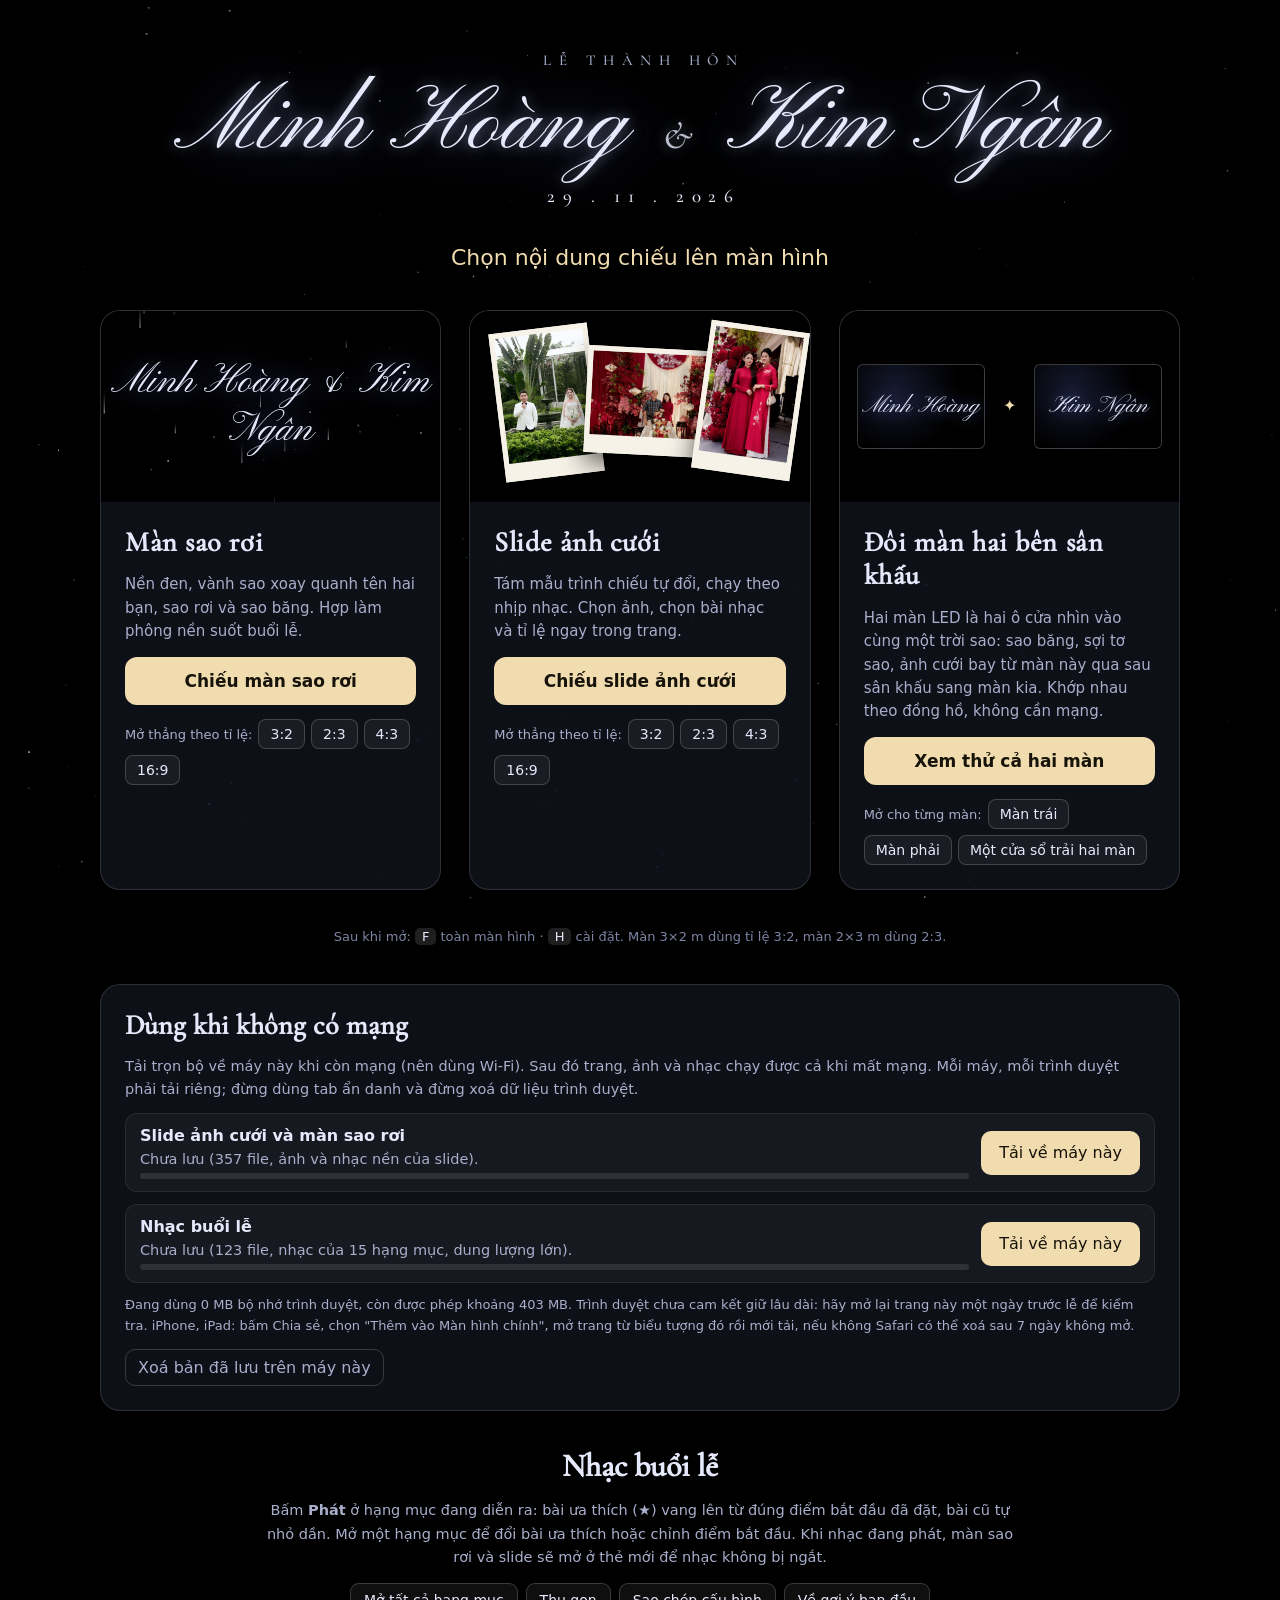
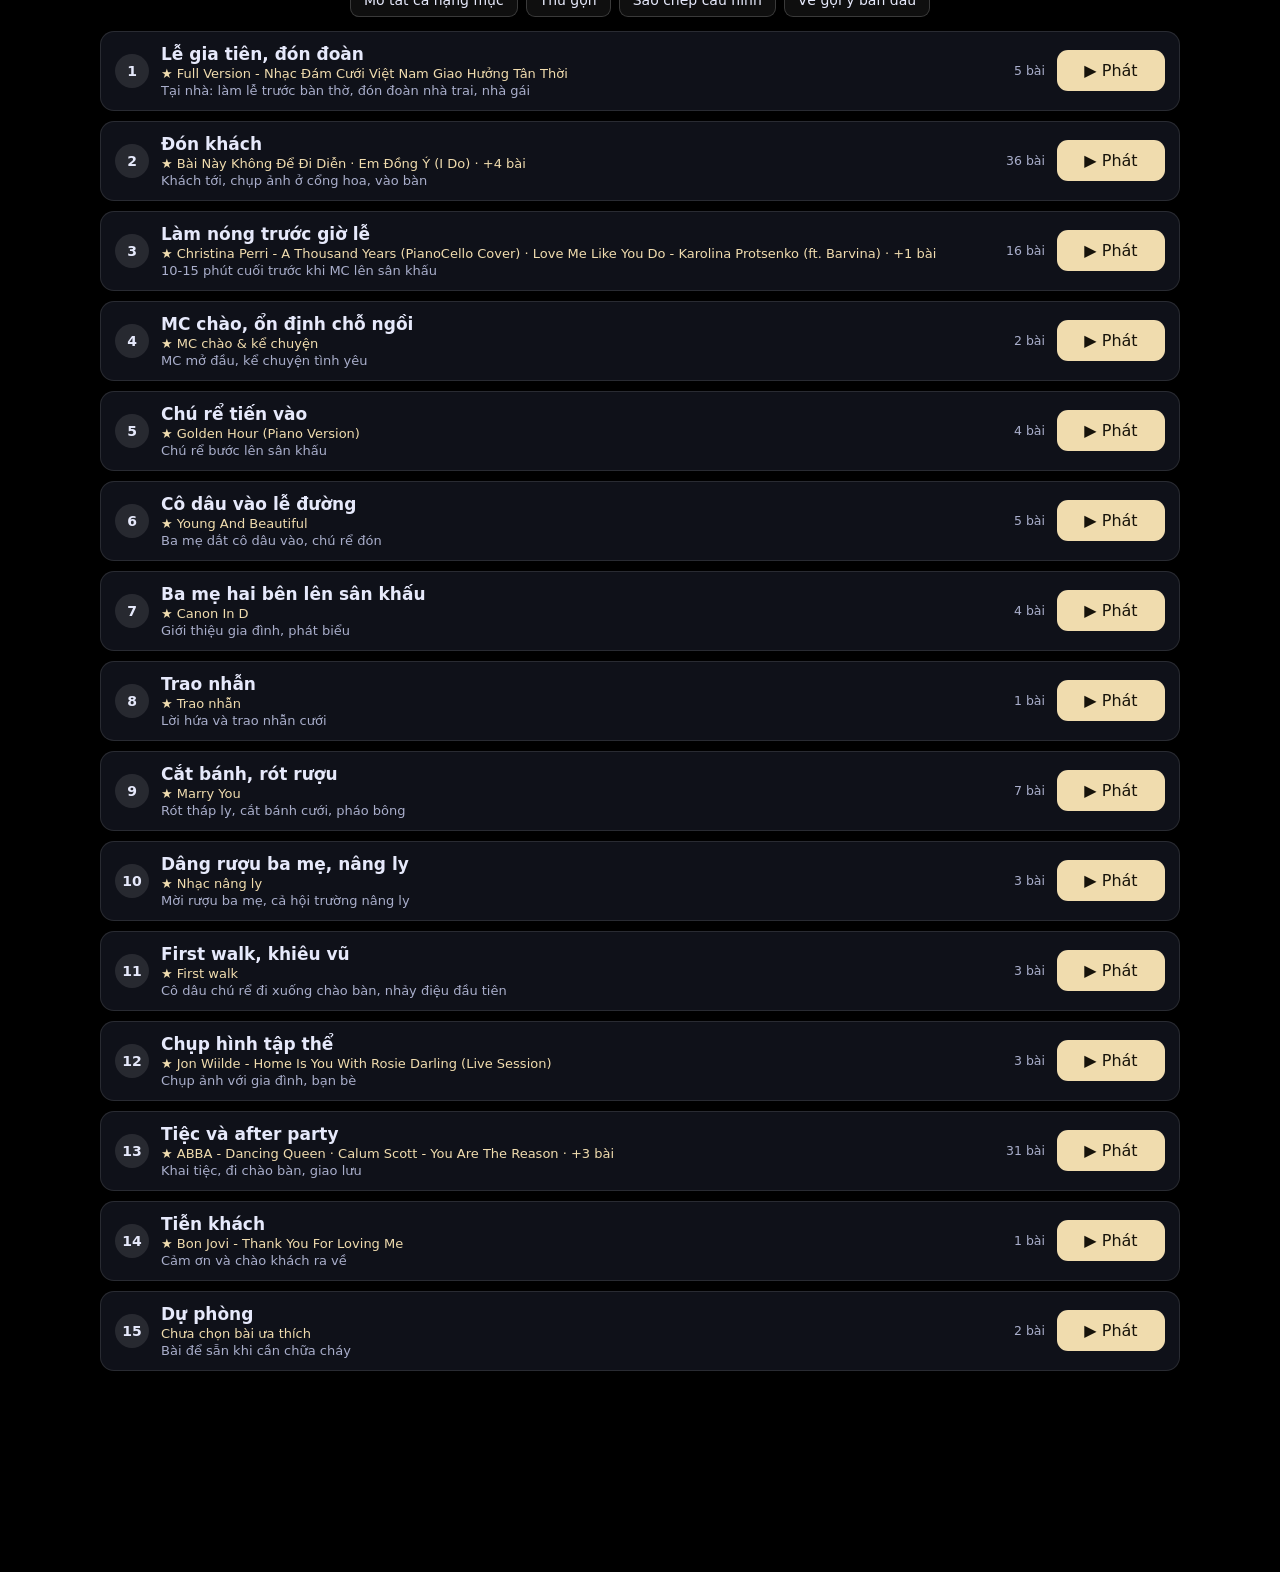
<file: index.html>
<!doctype html>
<html lang="vi">
<head>
<meta charset="utf-8">
<meta name="viewport" content="width=device-width, initial-scale=1, viewport-fit=cover">
<meta name="theme-color" content="#000000">
<link rel="manifest" href="manifest.webmanifest">
<meta name="apple-mobile-web-app-capable" content="yes">
<meta name="apple-mobile-web-app-status-bar-style" content="black">
<meta name="robots" content="noindex, nofollow">
<title>Minh Hoàng &amp; Kim Ngân · Màn hình lễ cưới</title>
<link rel="stylesheet" href="sao-roi/fonts/fonts.css">
<link rel="stylesheet" href="nhac-le/board.css">
<style>
  :root { --ink: #e6e9fb; --soft: #a9aecb; --gold: #f0dcae; }
  * { box-sizing: border-box; margin: 0; }
  html, body { min-height: 100%; background: #000; }
  body {
    font-family: "Cormorant Garamond", "Times New Roman", serif; color: var(--ink);
    display: grid; place-items: center; padding: clamp(20px, 4vw, 56px) 16px;
    -webkit-font-smoothing: antialiased;
  }
  #sky { position: fixed; inset: 0; width: 100%; height: 100%; z-index: 0; }
  main { position: relative; z-index: 1; width: min(1080px, 100%); display: grid; gap: clamp(22px, 4vh, 44px); }

  header { text-align: center; }
  header small { font-size: clamp(12px, 1.4vw, 15px); font-weight: 500; letter-spacing: .5em; text-indent: .5em; text-transform: uppercase; color: var(--soft); display: block; }
  header h1 {
    font: 400 clamp(30px, 8vw, 92px)/1.25 "Pinyon Script", cursive; padding: 0 .2em; white-space: nowrap;
    filter: drop-shadow(0 0 .07em rgba(196, 208, 255, .5)) drop-shadow(0 0 .3em rgba(110, 130, 255, .3));
  }
  header h1 i { font: italic 500 .42em/1 "Cormorant Garamond", serif; opacity: .8; margin: 0 .3em; }
  header p { font-size: clamp(14px, 1.7vw, 19px); letter-spacing: .4em; text-indent: .4em; }

  .ask { text-align: center; font: 500 clamp(17px, 2vw, 22px)/1.4 system-ui, "Segoe UI", sans-serif; color: var(--gold); }
  .pick { display: grid; grid-template-columns: repeat(auto-fit, minmax(300px, 1fr)); gap: clamp(14px, 2.4vw, 28px); }

  .card {
    display: grid; grid-template-rows: auto 1fr; border-radius: 20px; overflow: hidden;
    background: rgba(18, 20, 30, .82); border: 1px solid rgba(255, 255, 255, .13);
    transition: border-color .25s, transform .25s, box-shadow .25s;
  }
  .card:hover, .card:focus-within { border-color: var(--gold); transform: translateY(-4px); box-shadow: 0 24px 60px rgba(0, 0, 0, .6), 0 0 50px rgba(240, 220, 174, .1); }
  .view { position: relative; aspect-ratio: 16 / 9; background: #000; overflow: hidden; display: block; color: var(--ink); text-decoration: none; }
  .view canvas { width: 100%; height: 100%; display: block; }
  .view .mini { position: absolute; inset: 0; display: grid; place-content: center; text-align: center; pointer-events: none; }
  .view .mini b { font: 400 clamp(22px, 3.4vw, 40px)/1.2 "Pinyon Script", cursive; filter: drop-shadow(0 0 .3em rgba(110, 130, 255, .5)); }
  .view .ph { position: absolute; background: #f7f2e8 center / cover no-repeat; border: 5px solid #f7f2e8; border-bottom-width: 18px;
    box-shadow: 0 10px 24px rgba(0, 0, 0, .6); transition: transform .5s cubic-bezier(.2, .8, .2, 1); }
  .card:hover .ph { transform: rotate(var(--r2)) scale(1.04); }

  .view.duo { display: flex; align-items: center; justify-content: center; gap: 6%; padding: 0 5%; }
  .view.duo span { flex: 1; aspect-ratio: 3 / 2; display: grid; place-items: center; border: 1px solid rgba(255, 255, 255, .22); border-radius: 6px;
    background: radial-gradient(circle at 30% 30%, rgba(120, 140, 255, .18), transparent 60%); }
  .view.duo b { font: 400 clamp(15px, 2vw, 24px)/1.2 "Pinyon Script", cursive; filter: drop-shadow(0 0 .3em rgba(110, 130, 255, .6)); }
  .view.duo i { font-style: normal; color: var(--gold); }

  .body { padding: clamp(16px, 2.2vw, 24px); display: grid; gap: 14px; align-content: start; font-family: system-ui, "Segoe UI", sans-serif; }
  .body h2 { font: 600 clamp(22px, 2.6vw, 28px)/1.2 "Cormorant Garamond", serif; letter-spacing: .02em; }
  .body p { font-size: 15px; line-height: 1.55; color: var(--soft); }
  .go {
    display: block; text-align: center; padding: 14px 18px; border-radius: 12px; text-decoration: none;
    font-weight: 600; font-size: 17px; background: var(--gold); color: #17130a; transition: background .15s;
  }
  .go:hover, .go:focus-visible { background: #fff0c9; outline: none; }
  .ratios { display: flex; flex-wrap: wrap; gap: 6px; align-items: center; font-size: 13px; color: var(--soft); }
  .ratios a {
    padding: 6px 11px; border-radius: 8px; text-decoration: none; color: var(--ink); font-size: 14px;
    border: 1px solid rgba(255, 255, 255, .18); background: rgba(255, 255, 255, .05);
  }
  .ratios a:hover, .ratios a:focus-visible { border-color: var(--gold); color: var(--gold); outline: none; }

  .offline { display: grid; gap: 12px; font-family: system-ui, "Segoe UI", sans-serif; padding: clamp(16px, 2.2vw, 24px);
    border-radius: 20px; background: rgba(18, 20, 30, .82); border: 1px solid rgba(255, 255, 255, .13); }
  .offline h2 { font: 600 clamp(22px, 2.6vw, 28px)/1.2 "Cormorant Garamond", serif; }
  .offline .lead, .off-foot { font-size: 14.5px; line-height: 1.6; color: var(--soft); }
  .off-foot { font-size: 13px; }
  .off-row { display: flex; flex-wrap: wrap; gap: 12px; align-items: center; padding: 12px 14px; border-radius: 12px;
    background: rgba(255, 255, 255, .04); border: 1px solid rgba(255, 255, 255, .08); }
  .off-txt { flex: 1 1 260px; display: grid; gap: 6px; font-size: 14.5px; color: var(--soft); }
  .off-txt b { color: var(--ink); font-size: 16px; }
  .off-txt .ok { color: #9be3a8; } .off-txt .bad { color: #ffb4a8; }
  .off-bar { height: 6px; border-radius: 3px; background: rgba(255, 255, 255, .1); overflow: hidden; }
  .off-bar i { display: block; height: 100%; width: 0; background: var(--gold); transition: width .3s; }
  .offline button { font: inherit; cursor: pointer; border-radius: 10px; }
  .off-go { padding: 12px 18px; font-weight: 600; background: var(--gold); color: #17130a; border: 0; min-height: 44px; }
  .off-go:disabled { opacity: .5; cursor: default; }
  .off-wipe { justify-self: start; padding: 8px 12px; font-size: 13px; color: var(--soft); background: none; border: 1px solid rgba(255, 255, 255, .18); }

  footer { text-align: center; font: 13px/1.7 system-ui, "Segoe UI", sans-serif; color: #7e84a3; }
  kbd { padding: 1px 7px; border-radius: 5px; background: rgba(255, 255, 255, .12); font: inherit; color: var(--ink); }
  @media (max-width: 640px) {
    .pick { grid-template-columns: 1fr; }
    .view { aspect-ratio: 2 / 1; }
    .ratios a { padding: 10px 14px; flex: 1; text-align: center; }
    .ratios { row-gap: 8px; }
    footer kbd { display: none; }
  }
  @media (prefers-reduced-motion: reduce) { .card, .ph { transition: none; } }
</style>
</head>
<body>
<canvas id="sky"></canvas>

<main>
  <header>
    <small>Lễ Thành Hôn</small>
    <h1>Minh Hoàng <i>&amp;</i> Kim Ngân</h1>
    <p>29 . 11 . 2026</p>
  </header>

  <p class="ask">Chọn nội dung chiếu lên màn hình</p>

  <div class="pick">
    <article class="card">
      <a class="view" href="sao-roi/" aria-label="Mở màn sao rơi" tabindex="-1">
        <canvas id="demo"></canvas>
        <div class="mini"><b>Minh Hoàng &amp; Kim Ngân</b></div>
      </a>
      <div class="body">
        <h2>Màn sao rơi</h2>
        <p>Nền đen, vành sao xoay quanh tên hai bạn, sao rơi và sao băng. Hợp làm phông nền suốt buổi lễ.</p>
        <a class="go" href="sao-roi/">Chiếu màn sao rơi</a>
        <div class="ratios">Mở thẳng theo tỉ lệ:
          <a href="sao-roi/?ratio=3x2">3:2</a><a href="sao-roi/?ratio=2x3">2:3</a><a href="sao-roi/?ratio=4x3">4:3</a><a href="sao-roi/?ratio=16x9">16:9</a>
        </div>
      </div>
    </article>

    <article class="card">
      <a class="view" href="slide-anh/" aria-label="Mở slide ảnh cưới" tabindex="-1" id="stack"></a>
      <div class="body">
        <h2>Slide ảnh cưới</h2>
        <p>Tám mẫu trình chiếu tự đổi, chạy theo nhịp nhạc. Chọn ảnh, chọn bài nhạc và tỉ lệ ngay trong trang.</p>
        <a class="go" href="slide-anh/">Chiếu slide ảnh cưới</a>
        <div class="ratios">Mở thẳng theo tỉ lệ:
          <a href="slide-anh/?ratio=3x2">3:2</a><a href="slide-anh/?ratio=2x3">2:3</a><a href="slide-anh/?ratio=4x3">4:3</a><a href="slide-anh/?ratio=16x9">16:9</a>
        </div>
      </div>
    </article>

    <article class="card">
      <a class="view duo" href="doi-man/?man=xem" aria-label="Xem thử đôi màn" tabindex="-1">
        <span><b>Minh Hoàng</b></span><i>✦</i><span><b>Kim Ngân</b></span>
      </a>
      <div class="body">
        <h2>Đôi màn hai bên sân khấu</h2>
        <p>Hai màn LED là hai ô cửa nhìn vào cùng một trời sao: sao băng, sợi tơ sao, ảnh cưới bay từ màn này qua sau sân khấu sang màn kia. Khớp nhau theo đồng hồ, không cần mạng.</p>
        <a class="go" href="doi-man/?man=xem">Xem thử cả hai màn</a>
        <div class="ratios">Mở cho từng màn:
          <a href="doi-man/?man=trai">Màn trái</a><a href="doi-man/?man=phai">Màn phải</a><a href="doi-man/?man=lien">Một cửa sổ trải hai màn</a>
        </div>
      </div>
    </article>
  </div>

  <footer>
    Sau khi mở: <kbd>F</kbd> toàn màn hình · <kbd>H</kbd> cài đặt. Màn 3×2 m dùng tỉ lệ 3:2, màn 2×3 m dùng 2:3.
  </footer>

  <section class="offline" id="offline"></section>

  <section class="music" id="music"></section>

</main>

<script src="slide-anh/photos.js"></script>
<script src="nhac-le/list.js"></script>
<script>
(() => {
  'use strict';
  const rnd = (a, b) => a + Math.random() * (b - a);

  /** Trời sao nhẹ: nền trang và ô xem trước của màn sao rơi dùng chung. */
  function sky(cv, { count, fall }) {
    const g = cv.getContext('2d');
    let W = 0, H = 0, stars = [], drops = [];
    function size() {
      const r = cv.getBoundingClientRect(), d = Math.min(devicePixelRatio || 1, 2);
      W = cv.width = Math.round(r.width * d); H = cv.height = Math.round(r.height * d);
      const n = Math.round(count * W * H / 2e6);
      stars = Array.from({ length: n }, () => ({ x: Math.random(), y: Math.random(), s: rnd(.6, 1.9) * d, a: rnd(.2, .9), tw: rnd(.4, 2.2), ph: rnd(0, 6.28) }));
      drops = Array.from({ length: fall }, () => ({ x: Math.random(), y: rnd(-.2, 1), v: rnd(.05, .2), l: rnd(.04, .12), a: rnd(.2, .7) }));
    }
    size(); new ResizeObserver(size).observe(cv);
    let last = performance.now();
    (function frame(now) {
      requestAnimationFrame(frame);
      const dt = Math.min(.05, Math.max(0, (now - last) / 1000)), t = now / 1000; last = now;
      g.clearRect(0, 0, W, H);
      g.fillStyle = '#dfe6ff';
      for (const s of stars) { g.globalAlpha = s.a * (.55 + .45 * Math.sin(t * s.tw + s.ph)); g.fillRect(s.x * W, s.y * H, s.s, s.s); }
      for (const d of drops) {
        d.y += d.v * dt; if (d.y - d.l > 1) { d.y = -.05; d.x = Math.random(); }
        const x = d.x * W, y = d.y * H, l = d.l * H, gr = g.createLinearGradient(0, y - l, 0, y);
        gr.addColorStop(0, 'rgba(210,220,255,0)'); gr.addColorStop(1, `rgba(255,255,255,${d.a})`);
        g.globalAlpha = 1; g.fillStyle = gr; g.fillRect(x, y - l, Math.max(1, W / 900), l);
        g.fillStyle = '#dfe6ff';
      }
      g.globalAlpha = 1;
    })(last);
  }
  sky(document.getElementById('sky'), { count: 260, fall: 0 });
  sky(document.getElementById('demo'), { count: 900, fall: 14 });

  // Ô xem trước của slide: ba tấm ảnh chọn ngẫu nhiên, xếp chồng kiểu ảnh lấy liền
  const stack = document.getElementById('stack'), all = window.PHOTOS || [];
  const pickOne = want => { const c = all.filter(want); return c.length ? c[(Math.random() * c.length) | 0] : all[(Math.random() * all.length) | 0]; };
  const spots = [
    { p: pickOne(p => p.a < 1), l: 8, t: 9, h: 78, r: -7 },
    { p: pickOne(p => p.a > 1), l: 34, t: 20, h: 56, r: 3 },
    { p: pickOne(p => p.a < 1), l: 68, t: 8, h: 78, r: 8 },
  ];
  for (const s of spots) {
    if (!s.p) continue;
    const d = document.createElement('div'); d.className = 'ph';
    d.style.cssText = `left:${s.l}%;top:${s.t}%;height:${s.h}%;aspect-ratio:${s.p.a};transform:rotate(${s.r}deg);--r2:${s.r * .4}deg;` +
      `background-image:url("slide-anh/photos/s/${encodeURIComponent(s.p.f)}");background-position:${s.p.fx * 100}% ${s.p.fy * 100}%`;
    stack.appendChild(d);
  }
})();
</script>
<script src="nhac-le/board.js"></script>
<script src="offline.js"></script>
</body>
</html>
</file>
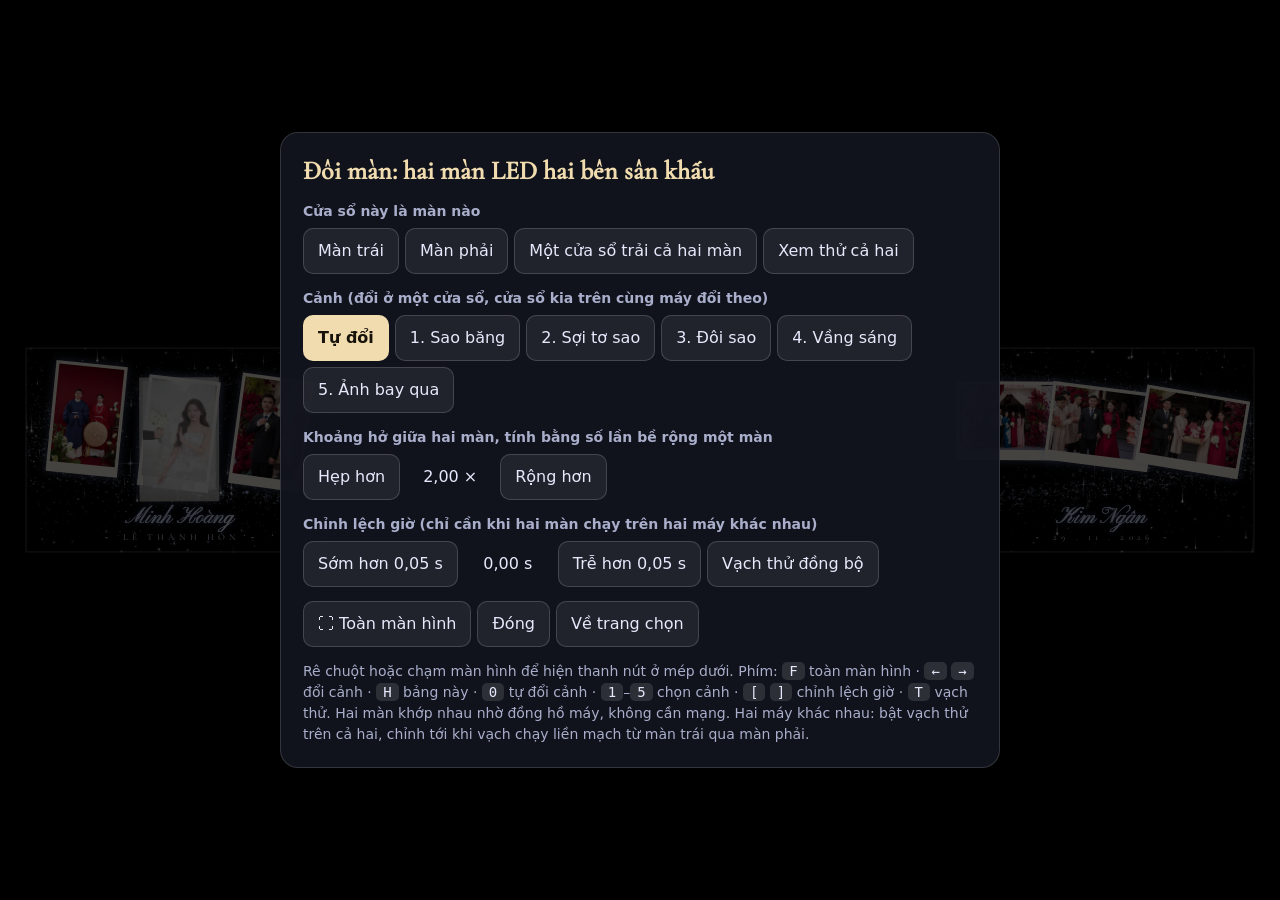
<file: doi-man/index.html>
<!doctype html>
<html lang="vi">
<head>
<meta charset="utf-8">
<meta name="viewport" content="width=device-width, initial-scale=1, viewport-fit=cover">
<meta name="theme-color" content="#000000">
<meta name="robots" content="noindex, nofollow">
<title>Đôi màn · Minh Hoàng &amp; Kim Ngân</title>
<link rel="stylesheet" href="../sao-roi/fonts/fonts.css">
<style>
  * { box-sizing: border-box; margin: 0; }
  html, body { height: 100%; background: #000; overflow: hidden; }
  body { font: 16px/1.5 system-ui, "Segoe UI", sans-serif; color: #e6e9fb; }
  body.idle { cursor: none; }
  canvas { position: fixed; inset: 0; width: 100%; height: 100%; display: block; }
  #bar { position: fixed; left: 50%; bottom: max(14px, env(safe-area-inset-bottom)); transform: translateX(-50%); display: flex; gap: 6px; padding: 6px;
    border-radius: 14px; background: rgba(18, 20, 30, .9); border: 1px solid rgba(255, 255, 255, .14); transition: opacity .4s; max-width: calc(100% - 16px); }
  #bar > * { white-space: nowrap; }
  #bar b { color: #f0dcae; font-weight: 600; margin-left: 4px; }
  body.idle #bar { opacity: 0; pointer-events: none; }
  body.open #bar { display: none; }
  @media (max-width: 640px) { #bar { flex-wrap: wrap; justify-content: center; width: calc(100% - 16px); } body #bar > a, body #bar > button { padding: 8px 10px; font-size: 13px; } }
  #panel { position: fixed; inset: 0; display: none; place-items: center; background: rgba(0, 0, 0, .72); padding: 16px; overflow: auto; }
  body.open #panel { display: grid; }
  .sheet { width: min(720px, 100%); display: grid; gap: 14px; padding: 22px; border-radius: 18px;
    background: rgba(18, 20, 30, .96); border: 1px solid rgba(255, 255, 255, .14); }
  .sheet h1 { font: 600 26px/1.2 "Cormorant Garamond", serif; color: #f0dcae; }
  .sheet h2 { font-size: 14px; font-weight: 600; color: #a9aecb; margin-bottom: 6px; }
  .sheet p { font-size: 14px; color: #a9aecb; }
  .row { display: flex; flex-wrap: wrap; gap: 6px; align-items: center; }
  button, .row a, #bar a { font: inherit; color: inherit; cursor: pointer; padding: 10px 14px; border-radius: 10px; min-height: 42px; text-decoration: none;
    background: rgba(255, 255, 255, .07); border: 1px solid rgba(255, 255, 255, .16); }
  button:hover, .row a:hover, #bar a:hover { background: rgba(255, 255, 255, .15); }
  [aria-pressed=true] { background: #f0dcae; color: #17130a; border-color: transparent; font-weight: 600; }
  kbd { padding: 1px 7px; border-radius: 5px; background: rgba(255, 255, 255, .12); color: #e6e9fb; }
  output { min-width: 5.5em; text-align: center; font-variant-numeric: tabular-nums; }
</style>
</head>
<body>
<canvas id="cv"></canvas>

<div id="bar">
  <a href="../">← Trang chọn</a>
  <button id="barSet">⚙ Cài đặt</button>
  <button id="barPrev" title="Cảnh trước">◀</button>
  <button id="barScene" title="Bấm để mở cài đặt">Cảnh <b></b></button>
  <button id="barNext" title="Cảnh kế">▶</button>
  <button id="barFs">⛶ Toàn màn hình</button>
</div>

<div id="panel">
  <div class="sheet">
    <h1>Đôi màn: hai màn LED hai bên sân khấu</h1>
    <div><h2>Cửa sổ này là màn nào</h2>
      <div class="row" id="roles">
        <a data-man="trai">Màn trái</a><a data-man="phai">Màn phải</a>
        <a data-man="lien" title="Một cửa sổ trải ngang qua cả hai màn LED">Một cửa sổ trải cả hai màn</a>
        <a data-man="xem">Xem thử cả hai</a>
      </div>
    </div>
    <div><h2>Cảnh (đổi ở một cửa sổ, cửa sổ kia trên cùng máy đổi theo)</h2>
      <div class="row" id="scenes"></div>
    </div>
    <div><h2>Khoảng hở giữa hai màn, tính bằng số lần bề rộng một màn</h2>
      <div class="row"><button data-ho="-0.25">Hẹp hơn</button><output id="hoOut"></output><button data-ho="0.25">Rộng hơn</button></div>
    </div>
    <div><h2>Chỉnh lệch giờ (chỉ cần khi hai màn chạy trên hai máy khác nhau)</h2>
      <div class="row"><button data-off="-50">Sớm hơn 0,05 s</button><output id="offOut"></output><button data-off="50">Trễ hơn 0,05 s</button>
        <button id="testBtn">Vạch thử đồng bộ</button></div>
    </div>
    <div class="row"><button id="fsBtn">⛶ Toàn màn hình</button><button id="closeBtn">Đóng</button><a href="../">Về trang chọn</a></div>
    <p>Rê chuột hoặc chạm màn hình để hiện thanh nút ở mép dưới. Phím: <kbd>F</kbd> toàn màn hình · <kbd>←</kbd> <kbd>→</kbd> đổi cảnh · <kbd>H</kbd> bảng này · <kbd>0</kbd> tự đổi cảnh · <kbd>1</kbd>–<kbd>5</kbd> chọn cảnh · <kbd>[</kbd> <kbd>]</kbd> chỉnh lệch giờ · <kbd>T</kbd> vạch thử.
      Hai màn khớp nhau nhờ đồng hồ máy, không cần mạng. Hai máy khác nhau: bật vạch thử trên cả hai, chỉnh tới khi vạch chạy liền mạch từ màn trái qua màn phải.</p>
  </div>
</div>

<script src="../slide-anh/photos.js"></script>
<script src="../slide-anh/skip.js"></script>
<script>
(() => {
  'use strict';
  /* Hai màn LED là hai ô cửa nhìn vào CÙNG một bầu trời. Trục ngang tính bằng bề rộng một màn:
     màn trái chiếm [0, 1], sân khấu che [1, 1 + G], màn phải chiếm [1 + G, 2 + G]. Trục dọc: [0, 1] là chiều cao màn.
     Mọi chuyển động là hàm của giờ đồng hồ (Date.now), không dùng số ngẫu nhiên: hai máy không nối mạng vẫn vẽ cùng một cảnh. */
  const q = new URLSearchParams(location.search);
  const KEY = 'doi-man-v1';
  const st = { canh: 0, off: 0, ho: 2 };
  const read = () => { try { Object.assign(st, JSON.parse(localStorage.getItem(KEY) || '{}')); } catch (e) {} };
  read();
  if (q.has('canh')) st.canh = +q.get('canh') || 0;
  if (q.has('ho')) st.ho = parseFloat(q.get('ho')) || 2;
  if (q.has('lech')) st.off = +q.get('lech') || 0;
  const save = () => { try { localStorage.setItem(KEY, JSON.stringify(st)); } catch (e) {} };
  const MAN = ['trai', 'phai', 'lien', 'xem'].includes(q.get('man')) ? q.get('man') : '';
  const N1 = q.get('ten1') || 'Minh Hoàng', N2 = q.get('ten2') || 'Kim Ngân';
  const DATE = q.get('ngay') || '29 . 11 . 2026', TITLE = q.get('tieude') || 'Lễ Thành Hôn';
  const RATIO = (() => { const m = /^(\d+(?:\.\d+)?)[x:×](\d+(?:\.\d+)?)$/.exec(q.get('ratio') || ''); return m ? m[1] / m[2] : 1.5; })();
  const SCENES = ['Sao băng', 'Sợi tơ sao', 'Đôi sao', 'Vầng sáng', 'Ảnh bay qua'];
  const TURN = 75;                                   // giây mỗi cảnh khi tự đổi

  const cv = document.getElementById('cv'), g = cv.getContext('2d');
  const TAU = Math.PI * 2, clamp = (v, a = 0, b = 1) => Math.max(a, Math.min(b, v));
  const ease = p => p * p * (3 - 2 * p);
  /** Số "ngẫu nhiên" cố định trong [0, 1) theo (n, s): mọi máy ra cùng một giá trị. */
  function h(n, s = 0) {
    let x = Math.imul((n | 0) ^ Math.imul(s + 1, 0x9E3779B1), 0x85EBCA6B);
    x ^= x >>> 13; x = Math.imul(x, 0xC2B2AE35); x ^= x >>> 16;
    return (x >>> 0) / 4294967296;
  }
  let G = st.ho, WD = 2 + G, W = 0, H = 0, vps = [], test = q.has('thu');
  let field = [], ring = [], fall = [], glit = [], bok = [], ringCos, ringSin, SHEEN = 0;

  function layout() {
    G = clamp(st.ho, 0, 8); WD = 2 + G;
    const d = Math.min(devicePixelRatio || 1, 2);
    W = cv.width = Math.round(innerWidth * d); H = cv.height = Math.round(innerHeight * d);
    if (MAN === 'phai') vps = [{ wx: 1 + G, px: 0, py: 0, pw: W, ph: H }];
    else if (MAN === 'lien') vps = [{ wx: 0, px: 0, py: 0, pw: W / 2, ph: H }, { wx: 1 + G, px: W / 2, py: 0, pw: W / 2, ph: H }];
    else if (MAN === 'xem' || !MAN) {
      const pw = Math.min(W * .96 / WD, H * .8 * RATIO), ph = pw / RATIO, x0 = (W - pw * WD) / 2, py = (H - ph) / 2;
      vps = [{ wx: 0, px: x0, py, pw, ph }, { wx: 1 + G, px: x0 + (1 + G) * pw, py, pw, ph }];
    } else vps = [{ wx: 0, px: 0, py: 0, pw: W, ph: H }];
    for (const v of vps) {
      v.u = Math.min(v.pw, v.ph) / 100; v.left = v.wx === 0; v.tall = v.ph > v.pw * 1.1;
      v.x = x => v.px + (x - v.wx) * v.pw; v.y = y => v.py + y * v.ph;
      v.sees = (x, pad = .1) => x > v.wx - pad && x < v.wx + 1 + pad;
    }
    // Các lớp hạt của màn sao rơi, rải trên CẢ bầu trời (kể cả phần sân khấu che) để hai màn liền mạch
    const gauss = (i, s) => Math.sqrt(-2 * Math.log(h(i, s) || 1e-6)) * Math.cos(TAU * h(i, s + 1));
    field = Array.from({ length: Math.round(520 * WD) }, (_, i) => ({
      x: h(i, 11) * WD, y: h(i, 12), s: .6 + h(i, 13) ** 4 * 1.8, al: .15 + h(i, 14) * .6, tw: .3 + h(i, 15) * 1.5, ph: h(i, 16) * TAU, tint: (h(i, 17) * 3) | 0,
    }));
    // Vành bụi sao: MỘT vành lớn ôm cả hai màn, tâm ở giữa sân khấu; sao chảy từ màn này qua sau sân khấu sang màn kia
    ring = Array.from({ length: Math.round(3200 * WD) }, (_, i) => {
      const wide = h(i, 71) < .32, gs = gauss(i, 72), r = 1 + (gs > 0 ? gs * (wide ? .2 : .06) : gs * (wide ? .1 : .045));
      return {
        a: h(i, 74) * TAU, r, hh: gauss(i, 75) * (wide ? .03 : .014), w: (TAU / 240) * (.75 + .5 * h(i, 77)) / Math.pow(Math.max(r, .6), 1.5),
        s: 1 + h(i, 78) ** 2.6 * 2.2, al: .45 + .55 * h(i, 79), ph: h(i, 80) * TAU, tw: .5 + h(i, 81) * 1.9, flare: h(i, 82) < .05, tint: (h(i, 83) * 3) | 0,
      };
    });
    ringCos = new Float32Array(ring.length); ringSin = new Float32Array(ring.length);
    fall = Array.from({ length: Math.round(70 * WD) }, (_, i) => {
      const z = h(i, 91);
      return { x: h(i, 92) * WD, y: h(i, 93), v: .05 + z * .19 + h(i, 94) * .02, len: .022 + z * .085, w: 1.1 + z * 1.5, al: .22 + z * .6, ph: h(i, 95) * TAU };
    });
    glit = Array.from({ length: Math.round(130 * WD) }, (_, i) => ({
      x: h(i, 101) * WD, y: h(i, 102), v: .008 + h(i, 103) * .027, sw: .004 + h(i, 104) * .012, sf: .2 + h(i, 105) * .5, ph: h(i, 106) * TAU,
      tw: 1 + h(i, 107) * 2.5, s: 1 + h(i, 108) * 1.4, al: .35 + h(i, 109) * .6, tint: (h(i, 110) * 3) | 0,
    }));
    bok = Array.from({ length: Math.round(5 * WD) }, (_, i) => ({
      x: h(i, 111) * WD, y: h(i, 112), v: .004 + h(i, 113) * .008, s: .035 + h(i, 114) * .055, al: .025 + h(i, 115) * .03, ph: h(i, 116) * TAU, tint: 1 + ((h(i, 117) * 2) | 0),
    }));
  }

  /* ---------- Sprite và các lớp nền, theo màn sao rơi ---------- */
  const TINTS = ['255,255,255', '206,216,255', '168,188,255'], GOLD = '255,226,170';
  const mk = (w, hh, fn) => { const c = document.createElement('canvas'); c.width = w; c.height = hh; fn(c.getContext('2d')); return c; };
  const mkDot = c => mk(64, 64, x => {
    const gr = x.createRadialGradient(32, 32, 0, 32, 32, 32);
    gr.addColorStop(0, `rgba(${c},1)`); gr.addColorStop(.22, `rgba(${c},.85)`); gr.addColorStop(.5, `rgba(${c},.16)`); gr.addColorStop(1, `rgba(${c},0)`);
    x.fillStyle = gr; x.fillRect(0, 0, 64, 64);
  });
  const mkGlint = (c0, c1) => mk(128, 128, x => {            // tia lấp lánh bốn cánh
    x.translate(64, 64);
    for (const [sx, sy] of [[1, .045], [.045, 1], [.16, .16]]) {
      x.save(); x.scale(sx, sy);
      const gr = x.createRadialGradient(0, 0, 0, 0, 0, 64);
      gr.addColorStop(0, `rgba(${c0},1)`); gr.addColorStop(.4, `rgba(${c1},.5)`); gr.addColorStop(1, `rgba(${c1},0)`);
      x.fillStyle = gr; x.beginPath(); x.arc(0, 0, 64, 0, TAU); x.fill(); x.restore();
    }
  });
  const DOTS = TINTS.map(mkDot), GLINT = mkGlint(TINTS[0], TINTS[1]), GGLINT = mkGlint('255,250,235', GOLD);
  const STREAK = mk(16, 256, x => {                          // vệt sao rơi: sáng ở đầu dưới, tan dần lên trên
    let gr = x.createLinearGradient(0, 0, 0, 256);
    gr.addColorStop(0, `rgba(${TINTS[1]},0)`); gr.addColorStop(.55, `rgba(${TINTS[1]},.22)`); gr.addColorStop(1, `rgba(${TINTS[0]},1)`);
    x.fillStyle = gr; x.fillRect(0, 0, 16, 256);
    x.globalCompositeOperation = 'destination-in';
    gr = x.createLinearGradient(0, 0, 16, 0);
    gr.addColorStop(0, 'rgba(0,0,0,0)'); gr.addColorStop(.5, 'rgba(0,0,0,1)'); gr.addColorStop(1, 'rgba(0,0,0,0)');
    x.fillStyle = gr; x.fillRect(0, 0, 16, 256);
  });

  function ringPrep(t) { for (let i = 0; i < ring.length; i++) { const a = ring[i].a + ring[i].w * t; ringCos[i] = Math.cos(a); ringSin[i] = Math.sin(a); } }
  /** Nền chung của mọi cảnh: quầng sáng, đốm mờ, sao nền, vành bụi sao, kim tuyến, sao rơi. dim: độ sáng của vành sao. */
  function base(v, t, dim = 1) {
    const k = Math.max(.55, Math.sqrt(v.pw * v.ph) / 1500), m = Math.min(v.pw, v.ph);
    g.save(); g.translate(v.px + v.pw / 2, v.y(.44)); g.scale(v.pw * .5, v.ph * .36);
    const hg = g.createRadialGradient(0, 0, 0, 0, 0, 1);
    hg.addColorStop(0, `rgba(84,100,190,${.2 * dim * (.7 + .3 * Math.sin(t * .29))})`); hg.addColorStop(.72, 'rgba(84,100,190,0)');
    g.fillStyle = hg; g.fillRect(-1, -1, 2, 2); g.restore();
    for (const b of bok) {
      const y = 1.15 - ((b.y + t * b.v) % 1.3), s = b.s * m * 2;
      if (!v.sees(b.x, .2)) continue;
      g.globalAlpha = b.al * (.6 + .4 * Math.sin(t * .4 + b.ph));
      g.drawImage(DOTS[b.tint], v.x(b.x) - s, v.y(y) - s, s * 2, s * 2);
    }
    for (const s of field) {
      if (!v.sees(s.x, 0)) continue;
      const px = Math.max(.8, s.s * k);
      g.globalAlpha = s.al * (.55 + .45 * Math.sin(t * s.tw + s.ph)); g.fillStyle = `rgb(${TINTS[s.tint]})`;
      g.fillRect(v.x(s.x) - px / 2, v.y(s.y) - px / 2, px, px);
    }
    const ry = v.tall ? .2 : .36, rx = WD / 2 + .05;
    for (let i = 0; i < ring.length; i++) {
      const s = ring[i], x = WD / 2 + ringCos[i] * s.r * rx;
      if (!v.sees(x, .01)) continue;
      const si = ringSin[i], near = (si + 1) / 2, X = v.x(x), Y = v.y(.44 + si * s.r * ry + s.hh);
      const px = s.s * k * (.8 + .45 * near), wave = Math.sin(t * s.tw + s.ph);
      g.globalAlpha = s.al * (.68 + .32 * near) * (.62 + .38 * wave) * dim;
      if (px < 1.9) { g.fillStyle = `rgb(${TINTS[s.tint]})`; g.fillRect(X - px / 2, Y - px / 2, Math.max(.8, px), Math.max(.8, px)); }
      else g.drawImage(DOTS[s.tint], X - px * 1.6, Y - px * 1.6, px * 3.2, px * 3.2);
      if (s.flare && wave > .55) { const f = (wave - .55) / .45, gl = px * 9 * f; g.globalAlpha = f * .9 * dim; g.drawImage(GLINT, X - gl, Y - gl, gl * 2, gl * 2); }
    }
    for (const p of glit) {
      const x = p.x + Math.sin(t * p.sf + p.ph) * p.sw;
      if (!v.sees(x, .01)) continue;
      const y = ((p.y + t * p.v) % 1.06) - .03, px = p.s * k * 2.4;
      g.globalAlpha = p.al * (.15 + .85 * (.5 + .5 * Math.sin(t * p.tw + p.ph)) ** 2);
      g.drawImage(DOTS[p.tint], v.x(x) - px, v.y(y) - px, px * 2, px * 2);
    }
    for (const f of fall) {
      if (!v.sees(f.x, .01)) continue;
      const y = ((f.y + t * f.v) % (1.3 + f.len)) - .15, len = f.len * v.ph, X = v.x(f.x), Y = v.y(y), w = f.w * k * 1.6;
      g.globalAlpha = f.al * (.75 + .25 * Math.sin(t * 3 + f.ph));
      g.drawImage(STREAK, X - w / 2, Y - len, w, len);
      g.drawImage(DOTS[0], X - w * 1.4, Y - w * 1.4, w * 2.8, w * 2.8);
    }
    g.globalAlpha = 1;
  }
  function glowDot(x, y, r, color, a = 1) {
    const gr = g.createRadialGradient(x, y, 0, x, y, r);
    gr.addColorStop(0, color); gr.addColorStop(1, 'rgba(0,0,0,0)');
    g.globalAlpha = a; g.fillStyle = gr; g.beginPath(); g.arc(x, y, r, 0, TAU); g.fill(); g.globalAlpha = 1;
  }
  /** Tia lấp lánh bốn cánh (bạc, hoặc vàng khi color là '#ffe3a8'). */
  function spark(x, y, r, a, color = '#fff') {
    if (!(a > 0)) return;
    const R = r * 2.6;
    g.globalAlpha = Math.min(1, a); g.drawImage(color === '#ffe3a8' ? GGLINT : GLINT, x - R, y - R, R * 2, R * 2); g.globalAlpha = 1;
  }
  function heart(x, y, s, a, color) {
    g.save(); g.translate(x, y); g.scale(s, s); g.globalAlpha = a; g.fillStyle = color; g.shadowColor = color; g.shadowBlur = s * 1.2;
    g.beginPath(); g.moveTo(0, .35); g.bezierCurveTo(-1.1, -.35, -.55, -1.05, 0, -.45); g.bezierCurveTo(.55, -1.05, 1.1, -.35, 0, .35); g.fill();
    g.restore();
  }
  /** Chữ của một màn, vẽ sẵn một lần: bản có quầng sáng và bản trắng (dùng cho ánh quét). */
  function nameArt(v, k) {
    v.art = v.art || {};
    if (v.art[k]) return v.art[k];
    const txt = v.left ? N1 : N2, script = s => `400 ${s}px "Pinyon Script", cursive`;
    let fs = Math.min(v.pw * .2, v.ph * .27) * k;
    g.font = script(fs);
    const mw0 = g.measureText(txt).width;
    if (mw0 > v.pw * .84) fs *= v.pw * .84 / mw0;
    const w = Math.ceil(Math.min(mw0, v.pw * .84) + fs * 1.8), hh = Math.ceil(fs * 3), cy = hh * .42;
    const draw = hi => mk(w, hh, x => {
      x.font = script(fs); x.textAlign = 'center'; x.textBaseline = 'middle';
      if (hi) { x.fillStyle = '#fff'; x.fillText(txt, w / 2, cy); return; }
      x.fillStyle = x.strokeStyle = '#d9dffb'; x.lineWidth = fs * .008;
      x.shadowColor = 'rgba(110,130,255,.6)'; x.shadowBlur = fs * .32; x.fillText(txt, w / 2, cy);
      x.shadowColor = 'rgba(196,208,255,.85)'; x.shadowBlur = fs * .07; x.fillText(txt, w / 2, cy);
      x.shadowBlur = 0; x.strokeText(txt, w / 2, cy);
      const fs2 = Math.max(9, fs * .17), lab = v.left ? TITLE.toUpperCase() : DATE, ly = cy + fs * .84;
      x.font = `500 ${fs2}px "Cormorant Garamond", serif`;
      if ('letterSpacing' in x) x.letterSpacing = `${fs2 * .46}px`;
      x.fillStyle = 'rgba(214,222,255,.92)'; x.fillText(lab, w / 2 + fs2 * .23, ly);
      const lw = x.measureText(lab).width / 2 + fs2 * 1.4, ll = fs2 * 5;
      for (const d of [-1, 1]) {                             // hai nét kẻ mảnh hai bên dòng chữ nhỏ
        const gr = x.createLinearGradient(w / 2 + d * (lw + ll), 0, w / 2 + d * lw, 0);
        gr.addColorStop(0, 'rgba(214,222,255,0)'); gr.addColorStop(1, 'rgba(214,222,255,.8)');
        x.fillStyle = gr; x.fillRect(Math.min(w / 2 + d * lw, w / 2 + d * (lw + ll)), ly - .5, ll, Math.max(1, fs2 * .06));
      }
    });
    return v.art[k] = { c: draw(false), hi: draw(true), w, hh, fs, cy };
  }
  /** Tên trên từng màn: màn trái tên thứ nhất, màn phải tên thứ hai. glow 0..1: sáng bừng khi có thứ chạm tới.
      Ánh quét chạy ngang cả bầu trời: lướt qua tên bên trái trước rồi mới tới tên bên phải. */
  function name(v, glow = 0, y = .42, k = 1) {
    const A = nameArt(v, k), x = Math.round(v.px + v.pw / 2 - A.w / 2), yy = Math.round(v.y(y) - A.cy);
    g.globalCompositeOperation = 'source-over'; g.globalAlpha = 1; g.drawImage(A.c, x, yy);
    g.globalCompositeOperation = 'lighter';
    if (glow > .02) { g.globalAlpha = clamp(glow) * .85; g.drawImage(A.c, x, yy); g.drawImage(A.hi, x, yy); g.globalAlpha = 1; }
    const bx = v.x(SHEEN), sk = A.hh * .2;
    if (bx > x - A.fs * 2 && bx < x + A.w + A.fs * 2) for (const [bw, al] of [[1.1, .16], [.6, .24], [.25, .34]]) {
      const d = A.fs * bw;
      g.save(); g.beginPath(); g.moveTo(bx - d + sk, yy); g.lineTo(bx + d + sk, yy); g.lineTo(bx + d - sk, yy + A.hh); g.lineTo(bx - d - sk, yy + A.hh); g.clip();
      g.globalAlpha = al; g.drawImage(A.hi, x, yy); g.restore();
    }
    g.globalAlpha = 1;
  }
  const nameX = v => v.wx + .5;

  /* ---------- Cảnh 1. Sao băng bay từ màn này, qua sau sân khấu, sang màn kia ---------- */
  function comets(v, t) {
    const P = 2.4, k0 = Math.floor(t / P);
    let glow = 0;
    for (let k = k0 - 6; k <= k0; k++) {
      const big = ((k % 5) + 5) % 5 === 0, dir = big ? (((k / 5) | 0) % 2 ? -1 : 1) : (h(k, 1) < .5 ? 1 : -1);
      const sp = big ? .5 : .75 + h(k, 2) * .6, dt = t - (k * P + h(k, 3) * P * .7);
      if (dt < 0) continue;
      const len = big ? 1.05 : .3 + h(k, 6) * .35, slope = big ? .05 : (h(k, 5) - .25) * .16;
      const hx = (dir > 0 ? -.2 : WD + .2) + dir * sp * dt, hy = (big ? .14 + h(k, 4) * .12 : .04 + h(k, 4) * .7) + slope * sp * dt;
      const tx = hx - dir * len, ty = hy - slope * len;
      if (big) glow = Math.max(glow, Math.exp(-(((hx - nameX(v)) / .5) ** 2)));
      if (!v.sees(hx, len + .1)) continue;
      const X = v.x(hx), Y = v.y(hy), TX = v.x(tx), TY = v.y(ty);
      const gr = g.createLinearGradient(TX, TY, X, Y);
      gr.addColorStop(0, 'rgba(160,180,255,0)'); gr.addColorStop(.7, big ? 'rgba(255,225,170,.45)' : 'rgba(200,215,255,.4)'); gr.addColorStop(1, '#fff');
      g.strokeStyle = gr; g.lineWidth = v.u * (big ? 1 : .32); g.lineCap = 'round';
      g.beginPath(); g.moveTo(TX, TY); g.lineTo(X, Y); g.stroke();
      glowDot(X, Y, v.u * (big ? 7 : 2), big ? 'rgba(255,236,196,.9)' : 'rgba(220,230,255,.9)');
      if (big) for (let j = 1; j < 26; j++) {             // bụi sao rơi lại sau đuôi
        const f = j / 26, jx = hx - dir * len * f * 1.25, jy = hy - slope * len * f + (h(k * 64 + j, 7) - .5) * .09 * f + .05 * f * f;
        if (v.sees(jx, 0)) spark(v.x(jx), v.y(jy), v.u * (.5 + h(k * 64 + j, 8) * 1.1), (1 - f) * (.5 + .5 * Math.sin(t * 8 + j * 1.7)), j % 3 ? '#fff' : '#ffe3a8');
      }
    }
    name(v, glow);
  }

  /* ---------- Cảnh 2. Sợi tơ sao nối hai cái tên, trái tim chạy qua lại trên sợi tơ ---------- */
  function thread(v, t) {
    const A = .5, B = WD - .5, P = 1.5, T = 5.6, k0 = Math.floor(t / P);
    const fy = x => { const e = Math.sin(Math.PI * clamp((x - A) / (B - A))); return .72 + e * (.07 * Math.sin(x * 2.3 + t * .7) + .035 * Math.sin(x * 5.1 - t * 1.1)); };
    const a = Math.max(A, v.wx - .02), b = Math.min(B, v.wx + 1.02);
    for (const [lw, col] of [[2.6, 'rgba(255,170,190,.10)'], [1.1, 'rgba(255,200,170,.28)'], [.28, 'rgba(255,240,220,.95)']]) {
      g.strokeStyle = col; g.lineWidth = v.u * lw; g.lineCap = 'round'; g.beginPath();
      for (let i = 0; i <= 48; i++) { const x = a + (b - a) * i / 48; g.lineTo(v.x(x), v.y(fy(x))); }
      g.stroke();
    }
    for (let i = 0; i < 26; i++) {                         // hạt sao lấp lánh dọc sợi tơ
      const x = A + (B - A) * ((h(i, 21) + t * .012) % 1);
      if (v.sees(x, 0)) spark(v.x(x), v.y(fy(x)), v.u * (.5 + h(i, 22) * .9), .35 + .45 * Math.sin(t * (1.5 + h(i, 23) * 3) + i));
    }
    let glow = 0;
    for (let k = k0 - 5; k <= k0; k++) {
      const p = (t - k * P) / T, toRight = ((k % 2) + 2) % 2 === 0;
      const end = toRight ? B : A, mine = Math.abs(end - nameX(v)) < .01;
      if (p >= 1) {                                         // tới nơi: vỡ thành vòng sáng, tên bừng lên
        const d = (p - 1) * T;
        if (mine) glow = Math.max(glow, Math.exp(-d * 2.2));
        if (d < 1.1 && v.sees(end)) {
          g.strokeStyle = `rgba(255,205,190,${(1 - d / 1.1) * .7})`; g.lineWidth = v.u * .4;
          g.beginPath(); g.arc(v.x(end), v.y(fy(end)), v.u * (2 + d * 16), 0, TAU); g.stroke();
          for (let j = 0; j < 8; j++) { const an = j * TAU / 8 + k; heart(v.x(end) + Math.cos(an) * v.u * d * 14, v.y(fy(end)) + Math.sin(an) * v.u * d * 14 - v.u * d * d * 5, v.u * 1.1, 1 - d / 1.1, '#ffc2cc'); }
        }
        continue;
      }
      const e = ease(clamp(p)), x = toRight ? A + (B - A) * e : B - (B - A) * e;
      if (!v.sees(x)) continue;
      const X = v.x(x), Y = v.y(fy(x)) - v.u * 1.2;
      glowDot(X, Y, v.u * 5, toRight ? 'rgba(255,190,200,.55)' : 'rgba(255,225,170,.55)');
      heart(X, Y, v.u * (2 + .25 * Math.sin(t * 6 + k)), 1, toRight ? '#ffb3c1' : '#ffe0a3');
    }
    for (const x of [A, B]) if (v.sees(x)) glowDot(v.x(x), v.y(.72), v.u * 2.4, 'rgba(255,235,210,.9)');
    name(v, glow, .4);
  }

  /* ---------- Cảnh 3. Đôi sao quấn quýt bay qua lại giữa hai màn, kéo theo bụi sao ---------- */
  function pair(v, t) {
    const om = .21, pos = (tt, j) => [
      WD / 2 + (WD / 2 - .2) * Math.sin(om * tt) + .09 * Math.cos(tt * 1.9 + j * Math.PI),
      .46 + .24 * Math.sin(om * 2.6 * tt) + .07 * Math.sin(tt * 1.9 + j * Math.PI),
    ];
    for (let i = 0; i < 46; i++) {                          // đom đóm trôi lơ lửng
      const x = (h(i, 31) * WD + t * (.01 + h(i, 32) * .03)) % WD, y = (h(i, 33) + .04 * Math.sin(t * (.3 + h(i, 34)) + i) + 1) % 1;
      if (v.sees(x, 0)) glowDot(v.x(x), v.y(y), v.u * (1 + h(i, 35) * 1.6), 'rgba(255,224,150,.8)', clamp(.5 + .5 * Math.sin(t * (.6 + h(i, 36) * 1.4) + i * 2.1)));
    }
    let glow = 0;
    for (let j = 0; j < 2; j++) {
      const step = .055, q0 = Math.floor(t / step), col = j ? '#cfe0ff' : '#ffe3a8';
      for (let s = 60; s >= 1; s--) {                       // vệt bụi sao: vị trí cũ của ngôi sao, rơi dần xuống
        const n = q0 - s, age = t - n * step, f = age / (60 * step), [x, y] = pos(n * step, j);
        const jx = x + (h(n, 41 + j) - .5) * .05 * f, jy = y + (h(n, 43 + j) - .5) * .07 * f + .1 * f * f;
        if (v.sees(jx, 0)) spark(v.x(jx), v.y(jy), v.u * (.4 + h(n, 45 + j) * 1.3) * (1 - f * .5), (1 - f) * (.45 + .55 * Math.sin(age * 9 + n)), col);
      }
      const [x, y] = pos(t, j);
      glow = Math.max(glow, Math.exp(-(((x - nameX(v)) / .32) ** 2 + ((y - .42) / .3) ** 2)));
      if (!v.sees(x, .2)) continue;
      glowDot(v.x(x), v.y(y), v.u * 9, j ? 'rgba(170,195,255,.6)' : 'rgba(255,220,150,.6)');
      g.save(); g.translate(v.x(x), v.y(y)); g.rotate(t * .8 + j); spark(0, 0, v.u * (3.4 + .5 * Math.sin(t * 5 + j)), 1, '#fff'); g.restore();
    }
    name(v, glow);
  }

  /* ---------- Cảnh 4. Vầng sáng lan từ giữa sân khấu (chỗ cô dâu chú rể đứng) ra hai màn ---------- */
  function rings(v, t) {
    const B = 1.5, k0 = Math.floor(t / B), cx = v.x(WD / 2), cy = v.y(.9);
    const dName = Math.hypot((WD / 2 - nameX(v)) * v.pw, (.9 - .42) * v.ph);
    let glow = 0;
    for (let k = k0 - 8; k <= k0; k++) {
      const age = t - k * B, r = age * .4 * v.pw, a = clamp(1 - age / 10) * .55;
      glow = Math.max(glow, Math.exp(-(((r - dName) / (.1 * v.pw)) ** 2)) * a * 1.8);
      if (r > Math.hypot(v.pw * (WD / 2 + .1), v.ph) || a <= 0) continue;
      g.strokeStyle = `rgba(255,226,170,${a})`; g.lineWidth = v.u * (.35 + (k % 3 === 0 ? .5 : 0));
      g.beginPath(); g.arc(cx, cy, r, 0, TAU); g.stroke();
      g.strokeStyle = `rgba(255,226,170,${a * .22})`; g.lineWidth = v.u * 3;
      g.beginPath(); g.arc(cx, cy, r, 0, TAU); g.stroke();
    }
    for (let i = 0; i < 70; i++) {                          // bụi vàng bay lên
      const x = h(i, 51) * WD + .03 * Math.sin(t * .5 + i), y = 1.1 - ((h(i, 52) + t * (.02 + h(i, 53) * .04)) % 1.2);
      if (v.sees(x, 0)) spark(v.x(x), v.y(y), v.u * (.4 + h(i, 54)), clamp(y * 1.4) * (.3 + .5 * Math.sin(t * (1 + h(i, 55) * 3) + i)), '#ffe3a8');
    }
    name(v, clamp(glow));
  }

  /* ---------- Cảnh 5. Ảnh cưới hiện ở một màn rồi bay qua sân khấu, đáp xuống màn kia ---------- */
  const skip = new Set(window.SKIP || []);
  const PH = (window.PHOTOS || []).filter(p => !skip.has(p.f));
  const STEP = [37, 41, 43, 47].find(s => PH.length % s) || 1, imgs = new Map();
  const photo = k => PH[((k * STEP) % PH.length + PH.length) % PH.length];
  function img(p) {
    let i = imgs.get(p.f);
    if (!i) { i = new Image(); i.decoding = 'async'; i.src = `../slide-anh/photos/s/${encodeURIComponent(p.f)}`; imgs.set(p.f, i); if (imgs.size > 40) imgs.delete(imgs.keys().next().value); }
    return i;
  }
  function fly(v, t) {
    name(v, 0, v.tall ? .9 : .84, v.tall ? .5 : .4);
    if (!PH.length) return;
    const P = 5, A1 = .9, A2 = 2.4, A3 = 4.6, k0 = Math.floor(t / P), spots = v.tall ? [.17, .41, .65] : [.2, .5, .8];
    img(photo(k0 + 1)); img(photo(k0 + 2));
    const size = v.tall ? Math.min(v.ph * .2, v.pw * .56) : Math.min(v.ph * .46, v.pw * .26);
    for (let k = k0 - 7; k <= k0; k++) {
      const p = photo(k), dt = t - k * P, src = ((k % 2) + 2) % 2, base = s => s ? 1 + G : 0, m = ((Math.floor(k / 2) % 3) + 3) % 3;
      const sx = base(src) + .5, sy = v.tall ? .41 : .4;
      const lx = base(1 - src) + (v.tall ? .5 + (h(k, 61) - .5) * .25 : spots[m]), ly = v.tall ? spots[m] : .38 + (h(k, 61) - .5) * .1;
      const lr = (h(k, 62) - .5) * .4, gone = 6 * P + A3 - dt;
      let x = sx, y = sy, s = 1.25, r = (h(k, 63) - .5) * .08, a = 1;
      if (dt < A1) { const e = ease(dt / A1); s = 1.25 * (.7 + .3 * e); a = e; y = sy + (1 - e) * .08; }
      else if (dt < A2) y = sy + .012 * Math.sin((dt - A1) * 2);
      else if (dt < A3) { const e = ease((dt - A2) / (A3 - A2)); x = sx + (lx - sx) * e; y = sy + (ly - sy) * e - .2 * Math.sin(Math.PI * e); s = 1.25 - .25 * e; r += (lr - r) * e + Math.sin(Math.PI * e) * .5 * (src ? -1 : 1); }
      else { x = lx; y = ly; s = 1; r = lr; a = clamp(gone); if (gone <= 0) continue; }
      if (!v.sees(x, .6)) continue;
      const w = size * s * Math.sqrt(p.a), hh = size * s / Math.sqrt(p.a), pad = size * s * .04, im = img(p);
      g.save(); g.globalCompositeOperation = 'source-over'; g.translate(v.x(x), v.y(y)); g.rotate(r); g.globalAlpha = a;
      g.shadowColor = 'rgba(160,180,255,.45)'; g.shadowBlur = size * .12;
      g.fillStyle = '#f7f2e8'; g.fillRect(-w / 2 - pad, -hh / 2 - pad, w + pad * 2, hh + pad * 4.2);
      g.shadowBlur = 0;
      if (im.complete && im.naturalWidth) g.drawImage(im, -w / 2, -hh / 2, w, hh);
      else { g.fillStyle = p.c || '#333'; g.fillRect(-w / 2, -hh / 2, w, hh); }
      g.restore();
      if (dt > A2 && dt < A3) for (let j = 1; j < 14; j++) {  // vệt sao theo tấm ảnh đang bay
        const e = ease(clamp((dt - j * .07 - A2) / (A3 - A2))), jx = sx + (lx - sx) * e, jy = sy + (ly - sy) * e - .2 * Math.sin(Math.PI * e) + (h(k * 32 + j, 64) - .5) * .12;
        if (v.sees(jx, 0)) spark(v.x(jx), v.y(jy), v.u * (.8 + h(k * 32 + j, 65)), (1 - j / 14) * .8, '#ffe3a8');
      }
    }
  }

  const DRAW = [comets, thread, pair, rings, fly];

  /* ---------- Vòng vẽ ---------- */
  function frame() {
    requestAnimationFrame(frame);
    const t = (Date.now() + st.off) / 1000;
    g.setTransform(1, 0, 0, 1, 0, 0); g.globalAlpha = 1; g.fillStyle = '#000'; g.fillRect(0, 0, W, H);
    const auto = !(st.canh >= 1 && st.canh <= DRAW.length), tm = t % TURN;
    const idx = auto ? Math.floor(t / TURN) % DRAW.length : st.canh - 1, fade = auto ? clamp(Math.min(tm, TURN - tm) / 1.6) : 1;
    SHEEN = ((t * .4) % (WD + 3)) - 1.5; ringPrep(t);
    for (const v of vps) {
      g.save(); g.beginPath(); g.rect(v.px, v.py, v.pw, v.ph); g.clip();
      g.globalCompositeOperation = 'lighter';
      base(v, t, idx === 4 ? .5 : 1);
      DRAW[idx](v, t);
      if (fade < 1) {
        g.globalCompositeOperation = 'source-over'; g.globalAlpha = 1 - fade; g.fillStyle = '#000'; g.fillRect(v.px, v.py, v.pw, v.ph);
        g.globalCompositeOperation = 'lighter'; base(v, t, 1 - fade);
      }
      g.globalCompositeOperation = 'source-over'; g.globalAlpha = 1;
      if (test) {                                           // vạch thử: chạy đều qua cả bầu trời, 4 giây một vòng
        const x = ((t % 4) / 4) * WD;
        if (v.sees(x, 0)) { g.fillStyle = '#fff'; g.fillRect(v.x(x) - v.u * .4, v.py, v.u * .8, v.ph); }
        g.fillStyle = '#f0dcae'; g.font = `600 ${v.u * 12}px system-ui`; g.textAlign = 'center'; g.textBaseline = 'top';
        g.fillText(String(Math.floor(t) % 60).padStart(2, '0'), v.px + v.pw / 2, v.py + v.u * 3);
      }
      g.restore();
    }
    if (MAN === 'xem' || !MAN) {                            // xem thử: vẽ khung hai màn và sân khấu ở giữa
      const [a, b] = vps;
      g.strokeStyle = 'rgba(255,255,255,.28)'; g.lineWidth = 1;
      for (const v of vps) g.strokeRect(v.px + .5, v.py + .5, v.pw - 1, v.ph - 1);
      g.fillStyle = 'rgba(255,255,255,.05)'; g.fillRect(a.px + a.pw, a.py + a.ph * .78, b.px - a.px - a.pw, a.ph * .22);
      g.fillStyle = 'rgba(255,255,255,.4)'; g.font = `${Math.max(12, a.u * 5)}px system-ui`; g.textAlign = 'center'; g.textBaseline = 'middle';
      g.fillText('Sân khấu', (a.px + a.pw + b.px) / 2, a.py + a.ph * .89);
      g.textBaseline = 'bottom'; g.fillText(`${SCENES[idx]}${auto ? ' (tự đổi)' : ''}`, W / 2, a.py - a.u * 4);
    }
  }

  /* ---------- Bảng điều khiển ---------- */
  const $ = s => document.querySelector(s);
  function sync() {
    for (const a of document.querySelectorAll('#roles a')) {
      const u = new URLSearchParams(location.search); u.set('man', a.dataset.man);
      a.href = '?' + u; a.setAttribute('aria-pressed', a.dataset.man === MAN);
    }
    for (const b of document.querySelectorAll('#scenes button')) b.setAttribute('aria-pressed', +b.dataset.canh === (st.canh >= 1 && st.canh <= DRAW.length ? st.canh : 0));
    $('#hoOut').textContent = st.ho.toFixed(2).replace('.', ',') + ' ×';
    $('#offOut').textContent = (st.off > 0 ? '+' : '') + (st.off / 1000).toFixed(2).replace('.', ',') + ' s';
    $('#testBtn').setAttribute('aria-pressed', test);
    $('#barScene b').textContent = st.canh >= 1 && st.canh <= DRAW.length ? SCENES[st.canh - 1] : 'Tự đổi';
  }
  const setScene = n => { st.canh = n; save(); sync(); };
  const nudge = ms => { st.off += ms; save(); sync(); };
  const fullscreen = () => document.fullscreenElement ? document.exitFullscreen() : document.documentElement.requestFullscreen().catch(() => {});
  ['Tự đổi', ...SCENES].forEach((n, i) => {
    const b = document.createElement('button'); b.dataset.canh = i; b.textContent = i ? `${i}. ${n}` : n;
    b.onclick = () => setScene(i); $('#scenes').appendChild(b);
  });
  for (const b of document.querySelectorAll('[data-ho]')) b.onclick = () => { st.ho = clamp(st.ho + +b.dataset.ho, 0, 8); save(); layout(); sync(); };
  for (const b of document.querySelectorAll('[data-off]')) b.onclick = () => nudge(+b.dataset.off);
  $('#testBtn').onclick = () => { test = !test; sync(); };
  $('#fsBtn').onclick = () => { document.body.classList.remove('open'); fullscreen(); };
  $('#closeBtn').onclick = () => document.body.classList.remove('open');
  $('#panel').addEventListener('pointerdown', e => { if (e.target.id === 'panel') document.body.classList.remove('open'); });
  const openPanel = () => document.body.classList.add('open');
  const stepScene = d => setScene(((st.canh >= 1 && st.canh <= DRAW.length ? st.canh : 0) + d + DRAW.length + 1) % (DRAW.length + 1));
  $('#barSet').onclick = $('#barScene').onclick = openPanel;
  $('#barPrev').onclick = () => stepScene(-1);
  $('#barNext').onclick = () => stepScene(1);
  $('#barFs').onclick = fullscreen;
  cv.addEventListener('dblclick', fullscreen);
  addEventListener('keydown', e => {
    if (e.ctrlKey || e.metaKey || e.altKey) return;
    const k = e.key.toLowerCase();
    if (k === 'f') fullscreen();
    else if (k === 'h') document.body.classList.toggle('open');
    else if (k === 'escape') document.body.classList.remove('open');
    else if (k === 't') { test = !test; sync(); }
    else if (k === '[') nudge(-50);
    else if (k === ']') nudge(50);
    else if (/^[0-5]$/.test(k)) setScene(+k);
    else if (k === 'arrowright') stepScene(1);
    else if (k === 'arrowleft') stepScene(-1);
  });
  // Cửa sổ khác trên cùng máy đổi cảnh hay chỉnh giờ: đổi theo
  addEventListener('storage', e => { if (e.key === KEY) { read(); layout(); sync(); } });
  addEventListener('resize', layout);
  let idle;
  const wake = () => { document.body.classList.remove('idle'); clearTimeout(idle); idle = setTimeout(() => document.body.classList.add('idle'), 3000); };
  addEventListener('pointermove', wake); addEventListener('pointerdown', wake); addEventListener('keydown', wake); wake();
  let lock;
  const awake = async () => { try { if (!lock || lock.released) lock = await navigator.wakeLock?.request('screen'); } catch (e) {} };
  document.addEventListener('visibilitychange', () => { if (!document.hidden) awake(); });
  addEventListener('pointerdown', awake, { once: true }); awake();

  layout(); sync();
  if (!MAN) document.body.classList.add('open');           // chưa chọn màn: mở bảng để chọn
  Promise.all([document.fonts.load('40px "Pinyon Script"', N1 + N2), document.fonts.load('500 20px "Cormorant Garamond"', TITLE)])
    .catch(() => {}).then(() => requestAnimationFrame(frame));
})();
</script>
<script src="../offline.js"></script>
</body>
</html>
</file>
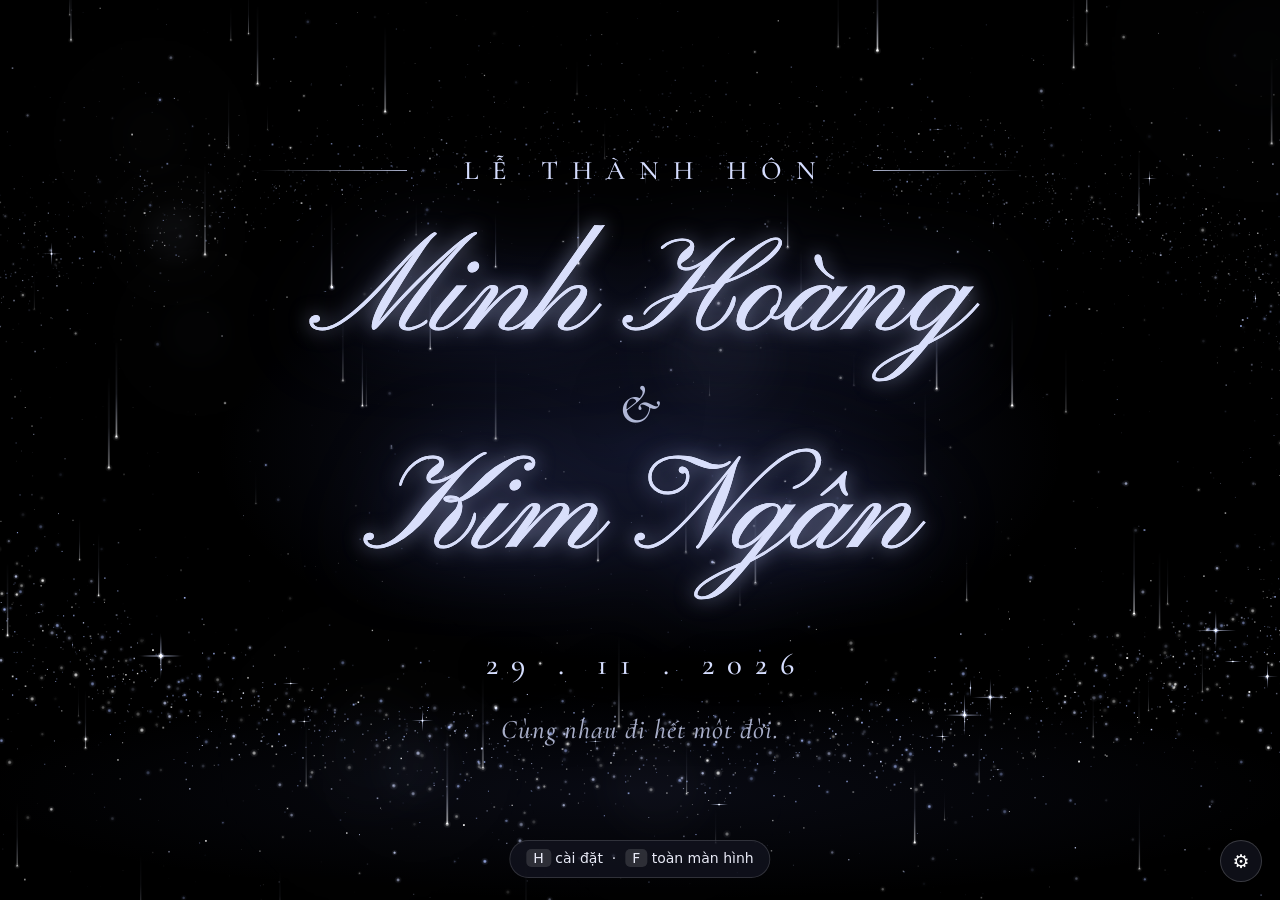
<file: sao-roi/index.html>
<!doctype html>
<html lang="vi">
<head>
<meta charset="utf-8">
<meta name="viewport" content="width=device-width, initial-scale=1, viewport-fit=cover">
<meta name="theme-color" content="#000000">
<meta name="robots" content="noindex, nofollow">
<title>Minh Hoàng &amp; Kim Ngân</title>
<link rel="stylesheet" href="fonts/fonts.css">
<style>
  :root {
    --ink: #d9dffb;
    --hi: #ffffff;
    --soft: 214, 222, 255;
    --glow-a: rgba(196, 208, 255, .55);
    --glow-b: rgba(110, 130, 255, .30);
    --halo: 84, 100, 190;
    --bold: .008em;
  }
  :root[data-theme="gold"] {
    --ink: #f4e3bd;
    --soft: 250, 232, 196;
    --glow-a: rgba(255, 226, 170, .55);
    --glow-b: rgba(226, 160, 70, .30);
    --halo: 170, 120, 50;
  }
  :root[data-theme="rose"] {
    --ink: #fbdfe4;
    --soft: 255, 226, 232;
    --glow-a: rgba(255, 205, 216, .55);
    --glow-b: rgba(230, 110, 150, .28);
    --halo: 170, 80, 110;
  }

  * { box-sizing: border-box; margin: 0; }
  html, body { height: 100%; background: #000; overflow: hidden; }
  body {
    display: grid; place-items: center;
    font-family: "Cormorant Garamond", "Times New Roman", serif;
    color: rgb(var(--soft));
    -webkit-font-smoothing: antialiased;
    user-select: none;
  }
  body.idle { cursor: none; }

  /* ---------- Khung trình chiếu ---------- */
  .stage {
    --ar: 1.5;
    position: relative;
    width: min(100vw, calc(100dvh * var(--ar)));
    height: min(100dvh, calc(100vw / var(--ar)));
    background: #000;
    overflow: hidden;
    container: stage / size;
    isolation: isolate;
  }
  .stage.auto { width: 100vw; height: 100dvh; }
  body.panel-open .stage { outline: 1px dashed rgba(255, 255, 255, .28); }

  .halo {
    position: absolute; inset: 0; z-index: 0; pointer-events: none;
    background:
      radial-gradient(ellipse 46% 34% at 50% 50%, rgba(var(--halo), .20), transparent 72%),
      radial-gradient(ellipse 70% 16% at 50% 88%, rgba(var(--halo), .10), transparent 75%);
    animation: breathe 11s ease-in-out infinite alternate;
  }
  @keyframes breathe { from { opacity: .55; } to { opacity: 1; } }

  #sky { position: absolute; inset: 0; width: 100%; height: 100%; z-index: 1; display: block; }

  /* ---------- Chữ ---------- */
  .card {
    --u: min(10.5cqw, 15.5cqh);
    position: absolute; inset: 0; z-index: 2;
    display: grid; place-content: center; justify-items: center;
    text-align: center;
    font-size: var(--u);
    pointer-events: none;
  }
  @container stage (aspect-ratio < 1) {
    .card { --u: min(19cqw, 12.5cqh); }
  }
  .card > * {
    --glow: drop-shadow(0 0 .5em rgba(0, 0, 0, .95));
    white-space: nowrap;
    opacity: 0;
    filter: var(--glow);
  }
  .card.play > * {
    animation: rise 2.4s cubic-bezier(.16, .7, .2, 1) var(--d, 0s) forwards;
  }
  @keyframes rise {
    from { opacity: 0; transform: translateY(.28em) scale(.965); filter: blur(.14em) var(--glow); }
    to   { opacity: 1; transform: none; filter: blur(0) var(--glow); }
  }

  .label {
    --d: .3s;
    display: flex; align-items: center; gap: 1.6em;
    font-size: .2em; font-weight: 500;
    letter-spacing: .52em; text-indent: .52em; text-transform: uppercase;
    margin-bottom: 1.1em;
  }
  .label i {
    width: 5.5em; height: 1px;
    background: linear-gradient(90deg, transparent, rgba(var(--soft), .8));
  }
  .label i:last-child { transform: scaleX(-1); }

  .name {
    --glow: drop-shadow(0 0 .07em var(--glow-a)) drop-shadow(0 0 .32em var(--glow-b));
    font-family: "Pinyon Script", "Great Vibes", cursive;
    font-size: 1em; font-weight: 400; line-height: 1.22;
    padding: 0 .3em;
    color: transparent;
    -webkit-text-stroke: var(--bold) var(--ink);
    background: linear-gradient(105deg, var(--ink) 0 42%, var(--hi) 50%, var(--ink) 58% 100%) 100% 0 / 300% 100%;
    -webkit-background-clip: text; background-clip: text;
  }
  .n1 { --d: .9s; }
  .n2 { --d: 2.1s; }
  .card.play .name {
    animation:
      rise 2.8s cubic-bezier(.16, .7, .2, 1) var(--d) forwards,
      sheen 10s ease-in-out calc(var(--d) + 3s) infinite;
  }
  @keyframes sheen {
    0% { background-position: 100% 0; }
    32%, 100% { background-position: 0 0; }
  }

  .amp {
    --d: 1.6s;
    font-size: .4em; font-style: italic; line-height: 1;
    margin: -.05em 0 .05em;
    color: rgba(var(--soft), .82);
  }
  .date {
    --d: 3.2s;
    font-size: .23em; font-weight: 500;
    letter-spacing: .42em; text-indent: .42em;
    margin-top: 1.5em;
  }
  .tag {
    --d: 3.8s;
    font-size: .2em; font-style: italic;
    letter-spacing: .04em;
    margin-top: 1.1em;
    color: rgba(var(--soft), .78);
  }
  .card.still > * { opacity: 1 !important; animation: none !important; }
  .card [data-empty] { display: none; }

  /* ---------- Bảng điều khiển ---------- */
  .gear, .panel, .hint {
    font: 500 14px/1.4 system-ui, "Segoe UI", sans-serif;
    color: #e8eaf6; user-select: none;
  }
  .gear {
    position: fixed; right: 18px; bottom: 18px; z-index: 20;
    width: 42px; height: 42px; border-radius: 50%;
    border: 1px solid rgba(255, 255, 255, .18);
    background: rgba(20, 22, 34, .7); backdrop-filter: blur(10px);
    color: #fff; font-size: 19px; cursor: pointer;
    transition: opacity .4s;
  }
  body.idle .gear { opacity: 0; pointer-events: none; }
  .hint {
    position: fixed; left: 50%; bottom: 22px; z-index: 20; translate: -50% 0;
    padding: 8px 16px; border-radius: 999px;
    background: rgba(20, 22, 34, .72); border: 1px solid rgba(255, 255, 255, .14);
    transition: opacity 1s; pointer-events: none;
  }
  .hint.off { opacity: 0; }
  .hint kbd, .panel kbd {
    font: inherit; padding: 1px 7px; border-radius: 5px;
    background: rgba(255, 255, 255, .13);
  }
  .panel {
    position: fixed; right: 18px; bottom: 72px; z-index: 21;
    width: min(360px, calc(100vw - 36px)); max-height: calc(100dvh - 100px); overflow: auto;
    padding: 18px; border-radius: 16px;
    background: rgba(16, 18, 28, .88); backdrop-filter: blur(18px);
    border: 1px solid rgba(255, 255, 255, .14);
    box-shadow: 0 20px 60px rgba(0, 0, 0, .6);
    display: none; gap: 14px;
  }
  body.panel-open .panel { display: grid; }
  .panel h2 { font-size: 15px; font-weight: 600; }
  .panel label { display: grid; gap: 5px; font-size: 12px; color: #a9aecb; }
  .panel input[type=text] {
    font: inherit; font-size: 14px; color: #fff; padding: 7px 10px; border-radius: 8px;
    border: 1px solid rgba(255, 255, 255, .16); background: rgba(255, 255, 255, .06);
    user-select: text;
  }
  .panel input[type=range] { width: 100%; accent-color: #b9c4ff; }
  .seg { display: flex; flex-wrap: wrap; gap: 6px; }
  .seg button, .row button {
    font: inherit; color: #dfe3fa; padding: 6px 11px; border-radius: 8px; cursor: pointer;
    border: 1px solid rgba(255, 255, 255, .16); background: rgba(255, 255, 255, .05);
  }
  .seg button[aria-pressed=true] { background: #dfe4ff; color: #0b0d18; border-color: transparent; }
  .row { display: flex; flex-wrap: wrap; gap: 6px; }
  .two { display: grid; grid-template-columns: 1fr 1fr; gap: 10px; }
  .keys { font-size: 12px; color: #9aa0bf; line-height: 2; }
  @media (max-width: 700px) {
    html, body { overscroll-behavior: none; }
    .gear { width: 50px; height: 50px; right: 12px; bottom: calc(12px + env(safe-area-inset-bottom)); }
    .hint { font-size: 12px; white-space: nowrap; bottom: calc(18px + env(safe-area-inset-bottom)); left: calc(50% - 30px); }
    .panel { left: 8px; right: 8px; width: auto; bottom: calc(72px + env(safe-area-inset-bottom)); max-height: calc(100dvh - 90px); padding: 14px; }
    .panel input[type=text] { font-size: 16px; padding: 9px 10px; }
    .panel input[type=range] { height: 30px; }
    .seg button, .row button { min-height: 42px; flex: 1 1 auto; }
    .keys { display: none; }
  }
</style>
</head>
<body>

<main class="stage" id="stage">
  <div class="halo"></div>
  <canvas id="sky"></canvas>
  <section class="card play" id="card">
    <p class="label"><i></i><span data-t="label"></span><i></i></p>
    <h1 class="name n1" data-t="n1"></h1>
    <p class="amp">&amp;</p>
    <h1 class="name n2" data-t="n2"></h1>
    <p class="date" data-t="date"></p>
    <p class="tag" data-t="tag"></p>
  </section>
</main>

<button class="gear" id="gear" title="Cài đặt (H)">⚙</button>
<div class="hint" id="hint"><kbd>H</kbd> cài đặt &nbsp;·&nbsp; <kbd>F</kbd> toàn màn hình</div>

<aside class="panel" id="panel">
  <h2>Cài đặt màn sao rơi</h2>
  <label>Tỉ lệ màn hình
    <div class="seg" data-seg="ratio">
      <button data-v="auto">Vừa màn hình</button>
      <button data-v="3:2">3:2 (3×2 m)</button>
      <button data-v="2:3">2:3 (2×3 m)</button>
      <button data-v="4:3">4:3</button>
      <button data-v="16:9">16:9</button>
      <button data-v="3:4">3:4</button>
    </div>
  </label>
  <label>Tông màu
    <div class="seg" data-seg="theme">
      <button data-v="silver">Bạc ánh sao</button>
      <button data-v="gold">Vàng champagne</button>
      <button data-v="rose">Hồng phấn</button>
    </div>
  </label>
  <div class="two">
    <label>Tên thứ nhất <input type="text" data-k="n1"></label>
    <label>Tên thứ hai <input type="text" data-k="n2"></label>
  </div>
  <label>Dòng tiêu đề <input type="text" data-k="label"></label>
  <div class="two">
    <label>Ngày <input type="text" data-k="date"></label>
    <label>Lời nhắn <input type="text" data-k="tag"></label>
  </div>
  <div class="two">
    <label>Mật độ sao <input type="range" data-k="density" min="0.3" max="2" step="0.05"></label>
    <label>Tốc độ <input type="range" data-k="speed" min="0.3" max="2.5" step="0.05"></label>
    <label>Cỡ hạt sao <input type="range" data-k="size" min="0.6" max="3" step="0.05"></label>
    <label>Độ đậm nét chữ <input type="range" data-k="bold" min="0" max="3" step="0.1"></label>
  </div>
  <div class="row">
    <button data-act="fs">Toàn màn hình</button>
    <button data-act="replay">Phát lại mở đầu</button>
    <button data-act="reset">Đặt lại</button>
    <button data-act="home">⌂ Về trang chọn</button>
  </div>
  <div class="keys">
    <kbd>F</kbd> toàn màn hình · <kbd>H</kbd> ẩn/hiện bảng · <kbd>R</kbd> phát lại<br>
    <kbd>0</kbd> vừa màn · <kbd>1</kbd> 3:2 · <kbd>2</kbd> 2:3 · <kbd>3</kbd> 4:3 · <kbd>4</kbd> 16:9
  </div>
</aside>

<script>
(() => {
  'use strict';

  /* ================= Cấu hình ================= */
  const DEFAULTS = {
    ratio: 'auto', theme: 'silver',
    n1: 'Minh Hoàng', n2: 'Kim Ngân',
    label: 'Lễ Thành Hôn', date: '29 . 11 . 2026',
    tag: 'Cùng nhau đi hết một đời.',
    density: 1, speed: 1, size: 1, bold: 1,
  };
  const RATIOS = { 'auto': 0, '3:2': 3 / 2, '2:3': 2 / 3, '4:3': 4 / 3, '3:4': 3 / 4, '16:9': 16 / 9 };
  const THEMES = {
    silver: ['255,255,255', '206,216,255', '168,188,255'],
    gold:   ['255,255,255', '255,236,200', '246,212,150'],
    rose:   ['255,255,255', '255,222,228', '244,184,200'],
  };
  const KEY = 'sao-roi-v1';
  // Tham số URL (ưu tiên cao nhất): ?ratio=3x2&ten1=...&ten2=...&ngay=...&loi=...&tieude=...&mau=gold
  const URLMAP = { ratio: 'ratio', ten1: 'n1', ten2: 'n2', ngay: 'date', loi: 'tag', tieude: 'label',
                   mau: 'theme', matdo: 'density', tocdo: 'speed', co: 'size', dam: 'bold' };

  const cfg = { ...DEFAULTS };
  try { Object.assign(cfg, JSON.parse(localStorage.getItem(KEY) || '{}')); } catch (e) {}
  for (const [p, v] of new URLSearchParams(location.search)) {
    const k = URLMAP[p]; if (!k) continue;
    cfg[k] = typeof DEFAULTS[k] === 'number' ? (parseFloat(v) || DEFAULTS[k]) : v;
  }
  cfg.ratio = String(cfg.ratio).replace(/[x×]/i, ':');
  if (!(cfg.ratio in RATIOS)) cfg.ratio = 'auto';
  if (!(cfg.theme in THEMES)) cfg.theme = 'silver';
  const save = () => { try { localStorage.setItem(KEY, JSON.stringify(cfg)); } catch (e) {} };

  const $ = (s, r = document) => r.querySelector(s);
  const $$ = (s, r = document) => [...r.querySelectorAll(s)];
  const stage = $('#stage'), card = $('#card'), panel = $('#panel');

  /* ================= Bầu trời sao (Canvas 2D) ================= */
  const cv = $('#sky');
  const ctx = cv.getContext('2d');
  const TAU = Math.PI * 2;
  const rnd = (a = 1, b) => b === undefined ? Math.random() * a : a + Math.random() * (b - a);
  const gauss = () => {
    let u = 0, v = 0;
    while (!u) u = Math.random();
    while (!v) v = Math.random();
    return Math.sqrt(-2 * Math.log(u)) * Math.cos(TAU * v);
  };

  let W = 0, H = 0, unit = 1;                 // kích thước canvas (px thật)
  let ring = { cx: 0, cy: 0, rx: 0, ry: 0 };  // vành sao quanh tên
  let quality = 1;                            // tự giảm nếu máy yếu
  let dots = [], streak, glint;               // sprite

  function makeSprites() {
    const tints = THEMES[cfg.theme];
    dots = tints.map(c => {
      const s = document.createElement('canvas'); s.width = s.height = 64;
      const g = s.getContext('2d');
      const gr = g.createRadialGradient(32, 32, 0, 32, 32, 32);
      gr.addColorStop(0, `rgba(${c},1)`);
      gr.addColorStop(.22, `rgba(${c},.85)`);
      gr.addColorStop(.5, `rgba(${c},.16)`);
      gr.addColorStop(1, `rgba(${c},0)`);
      g.fillStyle = gr; g.fillRect(0, 0, 64, 64);
      return s;
    });

    // Vệt sao rơi: sáng ở đầu dưới, tan dần lên trên
    streak = document.createElement('canvas'); streak.width = 16; streak.height = 256;
    let g = streak.getContext('2d');
    let gr = g.createLinearGradient(0, 0, 0, 256);
    gr.addColorStop(0, `rgba(${tints[1]},0)`);
    gr.addColorStop(.55, `rgba(${tints[1]},.22)`);
    gr.addColorStop(1, `rgba(${tints[0]},1)`);
    g.fillStyle = gr; g.fillRect(0, 0, 16, 256);
    g.globalCompositeOperation = 'destination-in';
    gr = g.createLinearGradient(0, 0, 16, 0);
    gr.addColorStop(0, 'rgba(0,0,0,0)'); gr.addColorStop(.5, 'rgba(0,0,0,1)'); gr.addColorStop(1, 'rgba(0,0,0,0)');
    g.fillStyle = gr; g.fillRect(0, 0, 16, 256);

    // Tia lấp lánh bốn cánh
    glint = document.createElement('canvas'); glint.width = glint.height = 128;
    g = glint.getContext('2d'); g.translate(64, 64);
    for (const [sx, sy] of [[1, .045], [.045, 1], [.16, .16]]) {
      g.save(); g.scale(sx, sy);
      gr = g.createRadialGradient(0, 0, 0, 0, 0, 64);
      gr.addColorStop(0, `rgba(${tints[0]},1)`);
      gr.addColorStop(.4, `rgba(${tints[1]},.5)`);
      gr.addColorStop(1, `rgba(${tints[1]},0)`);
      g.fillStyle = gr; g.beginPath(); g.arc(0, 0, 64, 0, TAU); g.fill();
      g.restore();
    }
  }

  /* ----- Các lớp hạt ----- */
  let ringStars = [], fieldStars = [], fallers = [], glitter = [], bokeh = [], meteors = [], sparks = [];
  let nextMeteor = 2.5;

  function seed() {
    const d = cfg.density;
    // 1. Vành sao: dải bụi sao xoay chậm quanh tên (nghiêng theo phối cảnh)
    ringStars = Array.from({ length: Math.round(5600 * d) }, () => {
      const wide = Math.random() < .32;
      const g = gauss();
      const r = 1 + (g > 0 ? g * (wide ? .30 : .10) : g * (wide ? .12 : .06));
      return {
        a: rnd(TAU), r, h: gauss() * (wide ? .03 : .014),
        w: (TAU / 300) * rnd(.75, 1.25) / Math.pow(Math.max(r, .6), 1.5),
        s: 1 + Math.pow(Math.random(), 2.6) * 2.2,
        al: rnd(.45, 1), ph: rnd(TAU), tw: rnd(.5, 2.4),
        flare: Math.random() < .05, tint: (Math.random() * 3) | 0,
      };
    }).sort((p, q) => p.tint - q.tint);

    // 2. Nền sao thưa, nhấp nháy tại chỗ
    fieldStars = Array.from({ length: Math.round(650 * d) }, () => ({
      x: Math.random(), y: Math.random(),
      s: .6 + Math.pow(Math.random(), 4) * 1.6,
      al: rnd(.15, .7), ph: rnd(TAU), tw: rnd(.3, 1.8), tint: (Math.random() * 3) | 0,
    })).sort((p, q) => p.tint - q.tint);

    // 3. Sao rơi thẳng, có vệt sáng
    fallers = Array.from({ length: Math.round(80 * d) }, () => newFaller(true));

    // 4. Bụi kim tuyến rơi chậm, đung đưa
    glitter = Array.from({ length: Math.round(150 * d) }, () => ({
      x: Math.random(), y: Math.random(), v: rnd(.008, .035),
      sw: rnd(.004, .016), sf: rnd(.2, .7), ph: rnd(TAU), tw: rnd(1, 3.5),
      s: rnd(1, 2.4), al: rnd(.35, .95), tint: (Math.random() * 3) | 0,
    }));

    // 5. Đốm sáng mờ tiền cảnh
    bokeh = Array.from({ length: 9 }, () => ({
      x: Math.random(), y: Math.random(), v: rnd(.004, .012),
      s: rnd(.035, .09), al: rnd(.025, .055), ph: rnd(TAU), tint: 1 + ((Math.random() * 2) | 0),
    }));
    meteors = []; sparks = [];
  }

  function newFaller(anywhere) {
    const z = Math.random();                       // độ sâu: 0 xa, 1 gần
    return {
      x: Math.random(), y: anywhere ? rnd(-.2, 1.1) : rnd(-.3, -.02),
      v: .05 + z * .19 + rnd(.02), len: .022 + z * .085,
      w: 1.1 + z * 1.5, al: .22 + z * .6, ph: rnd(TAU),
    };
  }

  function spawnMeteor() {
    const ang = rnd(112, 134) * Math.PI / 180;     // rơi chéo xuống trái
    const D = Math.hypot(W, H);
    meteors.push({
      x: W * rnd(.2, 1.15), y: H * rnd(-.08, .3),
      dx: Math.cos(ang), dy: Math.sin(ang), rot: ang - Math.PI / 2,
      v: D * rnd(.45, .75), len: D * rnd(.11, .2), w: rnd(2.4, 4),
      life: 0, max: rnd(.9, 1.5), acc: 0,
    });
  }

  /* ----- Khung hình ----- */
  function resize() {
    const r = stage.getBoundingClientRect();
    if (!r.width || !r.height) return;
    let dpr = Math.min(window.devicePixelRatio || 1, 2);
    dpr = Math.min(dpr, Math.sqrt(9e6 / (r.width * r.height)));
    const w = Math.round(r.width * dpr), h = Math.round(r.height * dpr);
    const changed = w !== W || h !== H;
    if (changed) { W = cv.width = w; H = cv.height = h; }
    unit = Math.sqrt(W * H) / 1500;
    // Vành sao ôm lấy khối chữ
    const c = card.getBoundingClientRect();
    let top = Infinity, bot = -Infinity;
    for (const el of card.children) {
      const b = el.getBoundingClientRect();
      if (!b.height) continue;
      top = Math.min(top, b.top); bot = Math.max(bot, b.bottom);
    }
    const half = isFinite(top) ? (bot - top) / 2 / r.height : .36;
    ring = {
      cx: W / 2, cy: H * ((isFinite(top) ? (top + bot) / 2 - r.top : r.height / 2) / r.height),
      rx: W * .62, ry: H * Math.min(.44, Math.max(.26, half * 1.02)),
    };
    if (changed) draw(performance.now());        // vẽ lại ngay, tránh nháy đen khi đổi kích thước
  }

  let last = performance.now(), T = 0, slow = 0, frames = 0, cost = 0;

  function frame(now) { requestAnimationFrame(frame); draw(now); }
  function draw(now) {
    const raw = (now - last) / 1000; last = now;
    const dt = Math.max(0, Math.min(raw, .05)) * cfg.speed;
    T += dt;
    if (!W) return;
    const t0 = performance.now();
    const k = unit * cfg.size;

    ctx.setTransform(1, 0, 0, 1, 0, 0);
    ctx.globalCompositeOperation = 'source-over';
    ctx.clearRect(0, 0, W, H);
    ctx.globalCompositeOperation = 'lighter';

    // Đốm mờ
    const m = Math.min(W, H);
    for (const b of bokeh) {
      b.y -= b.v * dt; if (b.y < -.15) { b.y = 1.15; b.x = Math.random(); }
      const s = b.s * m * 2;
      ctx.globalAlpha = b.al * (.6 + .4 * Math.sin(T * .4 + b.ph));
      ctx.drawImage(dots[b.tint], b.x * W - s, b.y * H - s, s * 2, s * 2);
    }

    // Nền sao
    let tint = -1;
    let n = Math.round(fieldStars.length * quality);
    for (let i = 0; i < fieldStars.length; i++) {
      if (i % fieldStars.length >= n && quality < 1 && (i * 7919) % 100 >= quality * 100) continue;
      const s = fieldStars[i];
      if (s.tint !== tint) { tint = s.tint; ctx.fillStyle = `rgb(${THEMES[cfg.theme][tint]})`; }
      const px = s.s * k;
      ctx.globalAlpha = s.al * (.55 + .45 * Math.sin(T * s.tw + s.ph));
      ctx.fillRect(s.x * W - px / 2, s.y * H - px / 2, px, px);
    }

    // Vành sao
    tint = -1;
    const { cx, cy, rx, ry } = ring;
    for (let i = 0; i < ringStars.length; i++) {
      if (quality < 1 && (i * 7919) % 100 >= quality * 100) continue;
      const s = ringStars[i];
      s.a += s.w * dt;
      const co = Math.cos(s.a), si = Math.sin(s.a);
      const x = cx + co * s.r * rx;
      if (x < -8 || x > W + 8) continue;
      const y = cy + si * s.r * ry + s.h * H;
      const near = (si + 1) / 2;                   // 0 = phía xa (trên), 1 = phía gần (dưới)
      const px = s.s * k * (.8 + .45 * near);
      const wave = Math.sin(T * s.tw + s.ph);
      const al = s.al * (.68 + .32 * near) * (.62 + .38 * wave);
      if (s.tint !== tint) { tint = s.tint; ctx.fillStyle = `rgb(${THEMES[cfg.theme][tint]})`; }
      ctx.globalAlpha = al;
      if (px < 1.9) ctx.fillRect(x - px / 2, y - px / 2, px, px);
      else ctx.drawImage(dots[tint], x - px * 1.6, y - px * 1.6, px * 3.2, px * 3.2);
      if (s.flare && wave > .55) {
        const f = (wave - .55) / .45, g = px * 9 * f;
        ctx.globalAlpha = f * .9;
        ctx.drawImage(glint, x - g, y - g, g * 2, g * 2);
      }
    }

    // Bụi kim tuyến
    for (const p of glitter) {
      p.y += p.v * dt; if (p.y > 1.03) { p.y = -.03; p.x = Math.random(); }
      const x = (p.x + Math.sin(T * p.sf + p.ph) * p.sw) * W, y = p.y * H;
      const tw = Math.pow(.5 + .5 * Math.sin(T * p.tw + p.ph), 2);
      const px = p.s * k * 2.4;
      ctx.globalAlpha = p.al * (.15 + .85 * tw);
      ctx.drawImage(dots[p.tint], x - px, y - px, px * 2, px * 2);
    }

    // Sao rơi thẳng
    for (let i = 0; i < fallers.length; i++) {
      const f = fallers[i];
      f.y += f.v * dt;
      const len = f.len * H;
      if (f.y * H - len > H) { fallers[i] = newFaller(false); continue; }
      const x = f.x * W, y = f.y * H, w = f.w * k * 1.6;
      const al = f.al * (.75 + .25 * Math.sin(T * 3 + f.ph));
      ctx.globalAlpha = al;
      ctx.drawImage(streak, x - w / 2, y - len, w, len);
      ctx.drawImage(dots[0], x - w * 1.4, y - w * 1.4, w * 2.8, w * 2.8);
    }

    // Sao băng
    nextMeteor -= dt;
    if (nextMeteor <= 0) { spawnMeteor(); nextMeteor = rnd(2.2, 6.5); }
    for (let i = meteors.length - 1; i >= 0; i--) {
      const s = meteors[i];
      s.life += dt;
      if (s.life > s.max) { meteors.splice(i, 1); continue; }
      s.x += s.dx * s.v * dt; s.y += s.dy * s.v * dt;
      const p = s.life / s.max;
      const env = Math.pow(Math.sin(Math.PI * p), .7);
      const w = s.w * k * 2, len = s.len * Math.min(1, p * 3.5);
      ctx.save();
      ctx.translate(s.x, s.y); ctx.rotate(s.rot);
      ctx.globalAlpha = env;
      ctx.drawImage(streak, -w / 2, -len, w, len);
      ctx.restore();
      const g = w * 3.2;
      ctx.drawImage(glint, s.x - g, s.y - g, g * 2, g * 2);
      // rắc bụi sáng dọc đường bay
      s.acc += dt * 70;
      while (s.acc > 1 && sparks.length < 320) {
        s.acc--;
        sparks.push({
          x: s.x + rnd(-w, w), y: s.y + rnd(-w, w),
          vx: rnd(-10, 10) * unit, vy: rnd(4, 26) * unit,
          life: 0, max: rnd(.5, 1.4), s: rnd(1, 2.2),
        });
      }
    }
    for (let i = sparks.length - 1; i >= 0; i--) {
      const s = sparks[i];
      s.life += dt;
      if (s.life > s.max) { sparks[i] = sparks[sparks.length - 1]; sparks.pop(); continue; }
      s.x += s.vx * dt; s.y += s.vy * dt;
      const px = s.s * k * 2;
      ctx.globalAlpha = (1 - s.life / s.max) * .9;
      ctx.drawImage(dots[1], s.x - px, s.y - px, px * 2, px * 2);
    }
    ctx.globalAlpha = 1;

    // Tự hạ mật độ nếu máy không kịp 60 khung hình/giây
    cost += performance.now() - t0; frames++;
    if (raw > .024) slow++;
    if (frames >= 180) {
      if (slow > 90 && cost / frames > 5 && quality > .4) quality = Math.max(.4, quality * .8);
      frames = slow = cost = 0;
    }
  }

  /* ================= Giao diện ================= */
  function applyText() {
    for (const el of $$('[data-t]', card)) {
      const v = (cfg[el.dataset.t] || '').trim();
      el.textContent = v;
      const box = el.closest('.card > *');
      if (v) box.removeAttribute('data-empty'); else box.setAttribute('data-empty', '');
    }
    document.title = `${cfg.n1} & ${cfg.n2}`;
  }
  function applyLook() {
    const ar = RATIOS[cfg.ratio];
    stage.classList.toggle('auto', !ar);
    if (ar) stage.style.setProperty('--ar', ar);
    document.documentElement.dataset.theme = cfg.theme;
    document.documentElement.style.setProperty('--bold', (cfg.bold * .008).toFixed(4) + 'em');
    for (const seg of $$('[data-seg]'))
      for (const b of $$('button', seg)) b.setAttribute('aria-pressed', b.dataset.v === cfg[seg.dataset.seg]);
    for (const i of $$('[data-k]')) if (i !== document.activeElement) i.value = cfg[i.dataset.k];
  }
  function replay() {
    card.classList.remove('play'); void card.offsetWidth; card.classList.add('play');
  }
  function set(k, v) {
    cfg[k] = v; save();
    if (k === 'theme') makeSprites();
    if (k === 'density') seed();
    applyText(); applyLook();
    requestAnimationFrame(resize);
  }
  function fullscreen() {
    if (document.fullscreenElement) document.exitFullscreen();
    else document.documentElement.requestFullscreen().catch(() => {});
  }
  const togglePanel = on => document.body.classList.toggle('panel-open', on);

  for (const seg of $$('[data-seg]'))
    seg.addEventListener('click', e => { const b = e.target.closest('button'); if (b) set(seg.dataset.seg, b.dataset.v); });
  for (const i of $$('[data-k]'))
    i.addEventListener('input', () => set(i.dataset.k, i.type === 'range' ? +i.value : i.value));
  panel.addEventListener('click', e => {
    const a = e.target.closest('[data-act]')?.dataset.act;
    if (a === 'fs') fullscreen();
    if (a === 'replay') replay();
    if (a === 'home') location.href = '../';
    if (a === 'reset') { Object.assign(cfg, DEFAULTS); save(); makeSprites(); seed(); applyText(); applyLook(); requestAnimationFrame(resize); }
  });
  $('#gear').addEventListener('click', () => togglePanel());
  stage.addEventListener('dblclick', fullscreen);

  addEventListener('keydown', e => {
    if (e.target.matches('input') || e.ctrlKey || e.metaKey || e.altKey) return;
    const k = e.key.toLowerCase();
    if (k === 'f') fullscreen();
    else if (k === 'h') togglePanel();
    else if (k === 'r') replay();
    else if (k === 'escape') togglePanel(false);
    else if (k === '0') set('ratio', 'auto');
    else if (k === '1') set('ratio', '3:2');
    else if (k === '2') set('ratio', '2:3');
    else if (k === '3') set('ratio', '4:3');
    else if (k === '4') set('ratio', '16:9');
  });

  // Ẩn con trỏ và nút khi không động chuột
  let idleTimer;
  const wake = () => {
    document.body.classList.remove('idle');
    clearTimeout(idleTimer);
    idleTimer = setTimeout(() => {
      if (!document.body.classList.contains('panel-open')) document.body.classList.add('idle');
    }, 2500);
  };
  addEventListener('pointermove', wake); addEventListener('pointerdown', wake);
  wake();
  setTimeout(() => $('#hint').classList.add('off'), 7000);

  // Giữ màn hình không tắt trong lúc trình chiếu
  let lock;
  const keepAwake = async () => {
    try { if (!lock || lock.released) lock = await navigator.wakeLock?.request('screen'); } catch (e) {}
  };
  document.addEventListener('visibilitychange', () => { if (!document.hidden) { last = performance.now(); keepAwake(); } });
  addEventListener('pointerdown', keepAwake, { once: true });
  keepAwake();

  /* ================= Khởi động ================= */
  applyText(); applyLook(); makeSprites(); seed(); resize();
  new ResizeObserver(resize).observe(stage);
  if (new URLSearchParams(location.search).has('tinh')) card.classList.add('still');   // ?tinh=1: bỏ hiệu ứng mở đầu
  (document.fonts?.ready || Promise.resolve()).then(() => { resize(); if (!card.classList.contains('still')) replay(); });
  requestAnimationFrame(frame);
})();
</script>
<script src="../offline.js"></script>
</body>
</html>
</file>
<file: sao-roi/fonts/fonts.css>
@font-face {
  font-family: 'Cormorant Garamond';
  font-style: italic;
  font-weight: 500;
  font-display: block;
  src: url(CormorantGaramond-italic-vietnamese.woff2) format('woff2');
  unicode-range: U+0102-0103, U+0110-0111, U+0128-0129, U+0168-0169, U+01A0-01A1, U+01AF-01B0, U+0300-0301, U+0303-0304, U+0308-0309, U+0323, U+0329, U+1EA0-1EF9, U+20AB;
}
@font-face {
  font-family: 'Cormorant Garamond';
  font-style: italic;
  font-weight: 500;
  font-display: block;
  src: url(CormorantGaramond-italic-latin-ext.woff2) format('woff2');
  unicode-range: U+0100-02BA, U+02BD-02C5, U+02C7-02CC, U+02CE-02D7, U+02DD-02FF, U+0304, U+0308, U+0329, U+1D00-1DBF, U+1E00-1E9F, U+1EF2-1EFF, U+2020, U+20A0-20AB, U+20AD-20C4, U+2113, U+2C60-2C7F, U+A720-A7FF;
}
@font-face {
  font-family: 'Cormorant Garamond';
  font-style: italic;
  font-weight: 500;
  font-display: block;
  src: url(CormorantGaramond-italic-latin.woff2) format('woff2');
  unicode-range: U+0000-00FF, U+0131, U+0152-0153, U+02BB-02BC, U+02C6, U+02DA, U+02DC, U+0304, U+0308, U+0329, U+2000-206F, U+20AC, U+2122, U+2191, U+2193, U+2212, U+2215, U+FEFF, U+FFFD;
}
@font-face {
  font-family: 'Cormorant Garamond';
  font-style: normal;
  font-weight: 500;
  font-display: block;
  src: url(CormorantGaramond-normal-vietnamese.woff2) format('woff2');
  unicode-range: U+0102-0103, U+0110-0111, U+0128-0129, U+0168-0169, U+01A0-01A1, U+01AF-01B0, U+0300-0301, U+0303-0304, U+0308-0309, U+0323, U+0329, U+1EA0-1EF9, U+20AB;
}
@font-face {
  font-family: 'Cormorant Garamond';
  font-style: normal;
  font-weight: 500;
  font-display: block;
  src: url(CormorantGaramond-normal-latin-ext.woff2) format('woff2');
  unicode-range: U+0100-02BA, U+02BD-02C5, U+02C7-02CC, U+02CE-02D7, U+02DD-02FF, U+0304, U+0308, U+0329, U+1D00-1DBF, U+1E00-1E9F, U+1EF2-1EFF, U+2020, U+20A0-20AB, U+20AD-20C4, U+2113, U+2C60-2C7F, U+A720-A7FF;
}
@font-face {
  font-family: 'Cormorant Garamond';
  font-style: normal;
  font-weight: 500;
  font-display: block;
  src: url(CormorantGaramond-normal-latin.woff2) format('woff2');
  unicode-range: U+0000-00FF, U+0131, U+0152-0153, U+02BB-02BC, U+02C6, U+02DA, U+02DC, U+0304, U+0308, U+0329, U+2000-206F, U+20AC, U+2122, U+2191, U+2193, U+2212, U+2215, U+FEFF, U+FFFD;
}
@font-face {
  font-family: 'Pinyon Script';
  font-style: normal;
  font-weight: 400;
  font-display: block;
  src: url(PinyonScript-normal-vietnamese.woff2) format('woff2');
  unicode-range: U+0102-0103, U+0110-0111, U+0128-0129, U+0168-0169, U+01A0-01A1, U+01AF-01B0, U+0300-0301, U+0303-0304, U+0308-0309, U+0323, U+0329, U+1EA0-1EF9, U+20AB;
}
@font-face {
  font-family: 'Pinyon Script';
  font-style: normal;
  font-weight: 400;
  font-display: block;
  src: url(PinyonScript-normal-latin-ext.woff2) format('woff2');
  unicode-range: U+0100-02BA, U+02BD-02C5, U+02C7-02CC, U+02CE-02D7, U+02DD-02FF, U+0304, U+0308, U+0329, U+1D00-1DBF, U+1E00-1E9F, U+1EF2-1EFF, U+2020, U+20A0-20AB, U+20AD-20C4, U+2113, U+2C60-2C7F, U+A720-A7FF;
}
@font-face {
  font-family: 'Pinyon Script';
  font-style: normal;
  font-weight: 400;
  font-display: block;
  src: url(PinyonScript-normal-latin.woff2) format('woff2');
  unicode-range: U+0000-00FF, U+0131, U+0152-0153, U+02BB-02BC, U+02C6, U+02DA, U+02DC, U+0304, U+0308, U+0329, U+2000-206F, U+20AC, U+2122, U+2191, U+2193, U+2212, U+2215, U+FEFF, U+FFFD;
}
</file>
<file: nhac-le/board.css>
/* Bảng nhạc buổi lễ trên trang chọn */
.music { display: grid; gap: 14px; font-family: system-ui, "Segoe UI", sans-serif; padding-bottom: 150px; }
.music > h2 { font: 600 clamp(24px, 3vw, 32px)/1.2 "Cormorant Garamond", serif; text-align: center; color: var(--ink); }
.music > .lead { text-align: center; font-size: 14.5px; line-height: 1.6; color: var(--soft); max-width: 760px; margin: 0 auto; }
.music button { font: inherit; color: inherit; cursor: pointer; }
.tools { display: flex; flex-wrap: wrap; gap: 8px; justify-content: center; }
.tools button, .ed button, .pl button {
  padding: 8px 13px; border-radius: 9px; font-size: 14px; color: var(--ink);
  border: 1px solid rgba(255, 255, 255, .18); background: rgba(255, 255, 255, .06);
}
.tools button:hover, .ed button:hover, .pl button:hover { background: rgba(255, 255, 255, .15); }

.ph-row { border-radius: 14px; background: rgba(18, 20, 30, .86); border: 1px solid rgba(255, 255, 255, .11); overflow: hidden; }
.ph-row.on { border-color: var(--gold); box-shadow: 0 0 34px rgba(240, 220, 174, .12); }
.ph-head { display: grid; grid-template-columns: auto 1fr auto auto; gap: 12px; align-items: center; padding: 12px 14px; cursor: pointer; }
.ph-head:hover { background: rgba(255, 255, 255, .04); }
.ph-num { width: 34px; height: 34px; border-radius: 50%; display: grid; place-items: center; font-weight: 600; font-size: 14px; background: rgba(255, 255, 255, .1); }
.ph-row.on .ph-num { background: var(--gold); color: #17130a; }
.ph-row.done .ph-num { background: rgba(120, 200, 140, .25); color: #9be3ae; }
.ph-name b { display: block; font-size: 17px; color: var(--ink); }
.ph-name span { display: block; font-size: 13px; color: var(--soft); margin-top: 2px; }
.ph-name .favs { color: var(--gold); }
.ph-count { font-size: 12.5px; color: var(--soft); white-space: nowrap; }
.ph-play {
  min-width: 108px; padding: 11px 16px !important; border-radius: 11px; border: 0 !important; font-weight: 600; font-size: 15px;
  background: var(--gold) !important; color: #17130a !important;
}
.ph-play:hover { background: #fff0c9 !important; }
.ph-row.on .ph-play { background: rgba(255, 255, 255, .12) !important; color: var(--gold) !important; }
.ph-body { display: none; border-top: 1px solid rgba(255, 255, 255, .08); padding: 6px 8px 10px; }
.ph-row.open .ph-body { display: block; }

.sg { display: grid; grid-template-columns: auto 1fr auto auto; gap: 10px; align-items: center; padding: 7px 6px; border-radius: 9px; }
.sg:hover { background: rgba(255, 255, 255, .04); }
.sg.cur { background: rgba(240, 220, 174, .1); }
.sg .star { width: 38px; height: 38px; border-radius: 50%; border: 0; background: transparent; font-size: 21px; color: rgba(255, 255, 255, .28); }
.sg .star[aria-pressed=true] { color: var(--gold); }
.sg .star:hover { background: rgba(255, 255, 255, .1); }
.sg .ti { min-width: 0; }
.sg .ti b { display: block; font-weight: 500; font-size: 14.5px; color: var(--ink); overflow: hidden; text-overflow: ellipsis; white-space: nowrap; }
.sg .ti small { font-size: 12px; color: var(--soft); }
.sg .at { font-size: 12.5px; padding: 6px 10px; border-radius: 8px; white-space: nowrap; color: var(--soft);
  border: 1px solid rgba(255, 255, 255, .14); background: transparent; font-variant-numeric: tabular-nums; }
.sg .at.set { color: var(--gold); border-color: rgba(240, 220, 174, .5); }
.sg .go { width: 40px; height: 38px; border-radius: 9px; border: 1px solid rgba(255, 255, 255, .18); background: rgba(255, 255, 255, .06); color: var(--ink); }
.sg .go:hover { background: rgba(255, 255, 255, .16); }

/* Ô chỉnh điểm bắt đầu của bài đang mở */
.ed { grid-column: 1 / -1; display: grid; gap: 8px; padding: 10px 12px 12px; margin: 2px 0 6px; border-radius: 10px; background: rgba(0, 0, 0, .35); border: 1px solid rgba(240, 220, 174, .25); }
.ed p { font-size: 13px; color: var(--soft); line-height: 1.5; }
.ed p b { color: var(--gold); font-variant-numeric: tabular-nums; }
.ed .btns { display: flex; flex-wrap: wrap; gap: 6px; }
.ed .hot { background: var(--gold); color: #17130a; border-color: transparent; font-weight: 600; }
.ed .hot:hover { background: #fff0c9; }

/* Thanh phát cố định dưới đáy */
.pl {
  position: fixed; left: 50%; bottom: 12px; translate: -50% 0; z-index: 10; width: min(1080px, calc(100vw - 16px));
  display: grid; grid-template-columns: 1fr auto; gap: 8px 14px; align-items: center; padding: 12px 14px;
  border-radius: 16px; background: rgba(14, 16, 24, .95); backdrop-filter: blur(14px);
  border: 1px solid rgba(240, 220, 174, .35); box-shadow: 0 14px 50px rgba(0, 0, 0, .7);
  font-family: system-ui, "Segoe UI", sans-serif; color: var(--ink);
  padding-bottom: calc(12px + env(safe-area-inset-bottom));
}
.pl[hidden] { display: none; }
.pl .what { min-width: 0; }
.pl .what small { display: block; font-size: 12px; color: var(--gold); letter-spacing: .04em; text-transform: uppercase; }
.pl .what b { display: block; font-size: 16px; font-weight: 600; overflow: hidden; text-overflow: ellipsis; white-space: nowrap; }
.pl .ctl { display: flex; flex-wrap: wrap; gap: 6px; align-items: center; justify-content: flex-end; }
.pl .stop { background: #c9463d; border-color: transparent; color: #fff; font-weight: 600; }
.pl .stop:hover { background: #df5a50; }
.pl .nextp { background: var(--gold); color: #17130a; border-color: transparent; font-weight: 600; max-width: 260px; overflow: hidden; text-overflow: ellipsis; white-space: nowrap; }
.pl .nextp:hover { background: #fff0c9; }
.pl .seek { grid-column: 1 / -1; display: grid; grid-template-columns: auto 1fr auto auto auto; gap: 10px; align-items: center; font-size: 13px; color: var(--soft); font-variant-numeric: tabular-nums; }
.pl input[type=range] { width: 100%; accent-color: var(--gold); height: 26px; }
.pl .vol { width: 110px; }
.pl .clock { color: var(--ink); font-weight: 600; }

@media (max-width: 700px) {
  .ph-head { grid-template-columns: auto 1fr auto; gap: 10px; padding: 10px; }
  .ph-count { display: none; }
  .ph-play { min-width: 84px; padding: 11px 10px !important; }
  .sg { grid-template-columns: auto 1fr auto; gap: 6px; }
  .sg .at { grid-column: 2; justify-self: start; }
  .sg .go { grid-column: 3; grid-row: 1 / 3; height: 44px; }
  .sg .ti b { white-space: normal; }
  .pl { grid-template-columns: 1fr; bottom: 6px; padding: 10px; }
  .pl .ctl { justify-content: stretch; }
  .pl .ctl button { flex: 1 1 auto; min-height: 44px; }
  .pl .seek { grid-template-columns: auto 1fr auto; }
  .pl .vol, .pl .seek .v { display: none; }
  .music { padding-bottom: 230px; }
}
</file>
